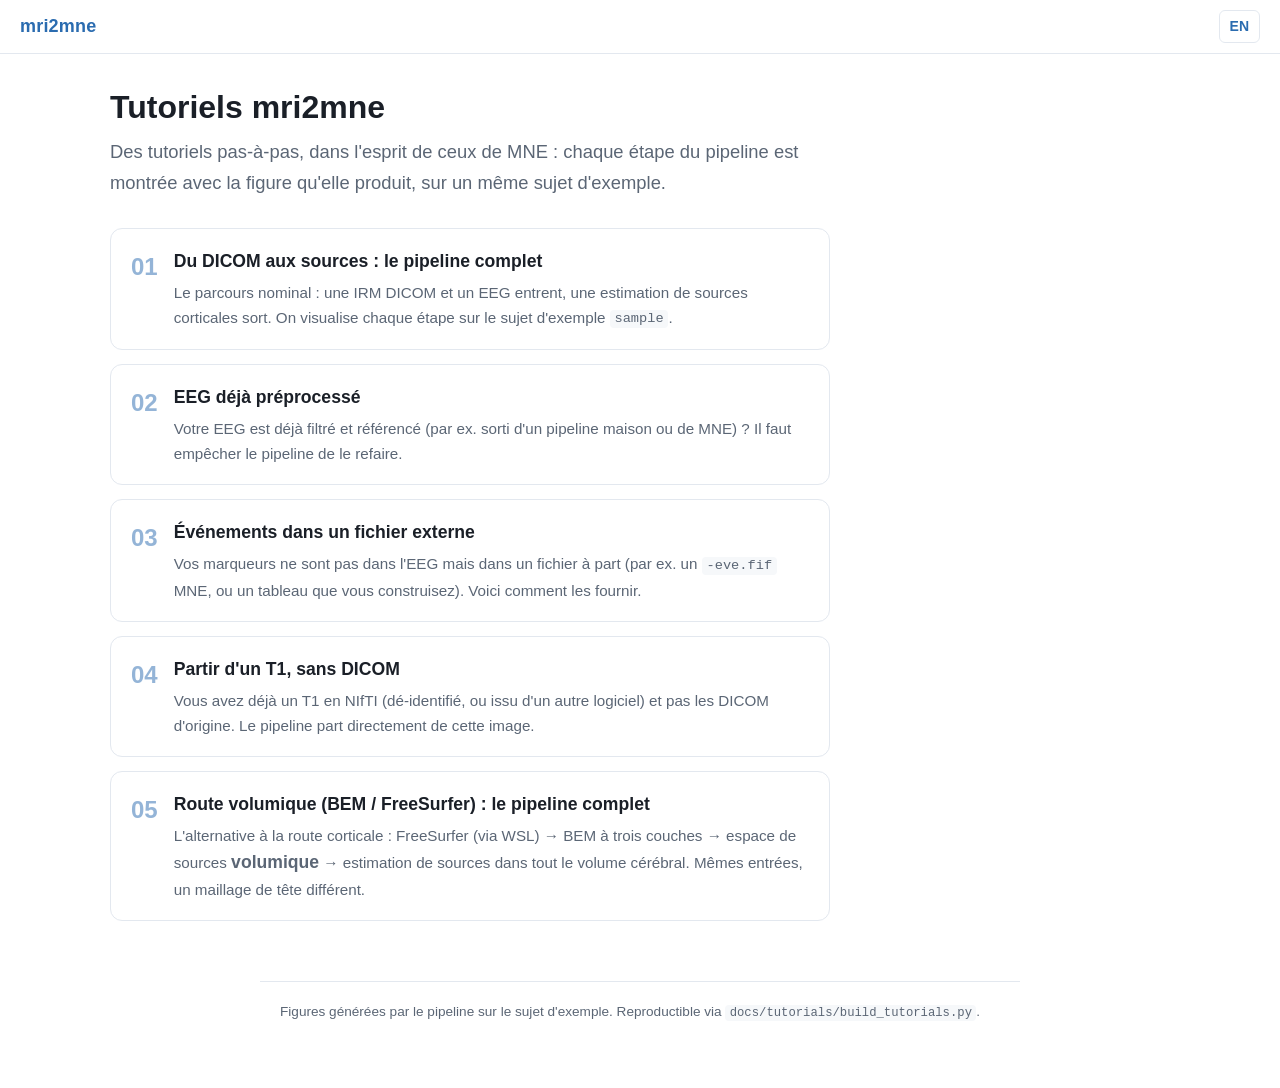
<file: docs/index.html>
<!doctype html>
<html lang="en">
<head>
<meta charset="utf-8">
<meta name="viewport" content="width=device-width, initial-scale=1">
<title>mri2mne — documentation</title>
<meta http-equiv="refresh" content="0; url=tutorials/index.html">
<link rel="canonical" href="tutorials/index.html">
<style>
  body{font-family:-apple-system,BlinkMacSystemFont,"Segoe UI",Roboto,sans-serif;
    display:grid;place-items:center;min-height:100vh;margin:0;color:#1a1f27}
  a{color:#2b6cb0}
</style>
</head>
<body>
<p>Redirecting to the <a href="tutorials/index.html">mri2mne tutorials</a>…</p>
</body>
</html>
</file>
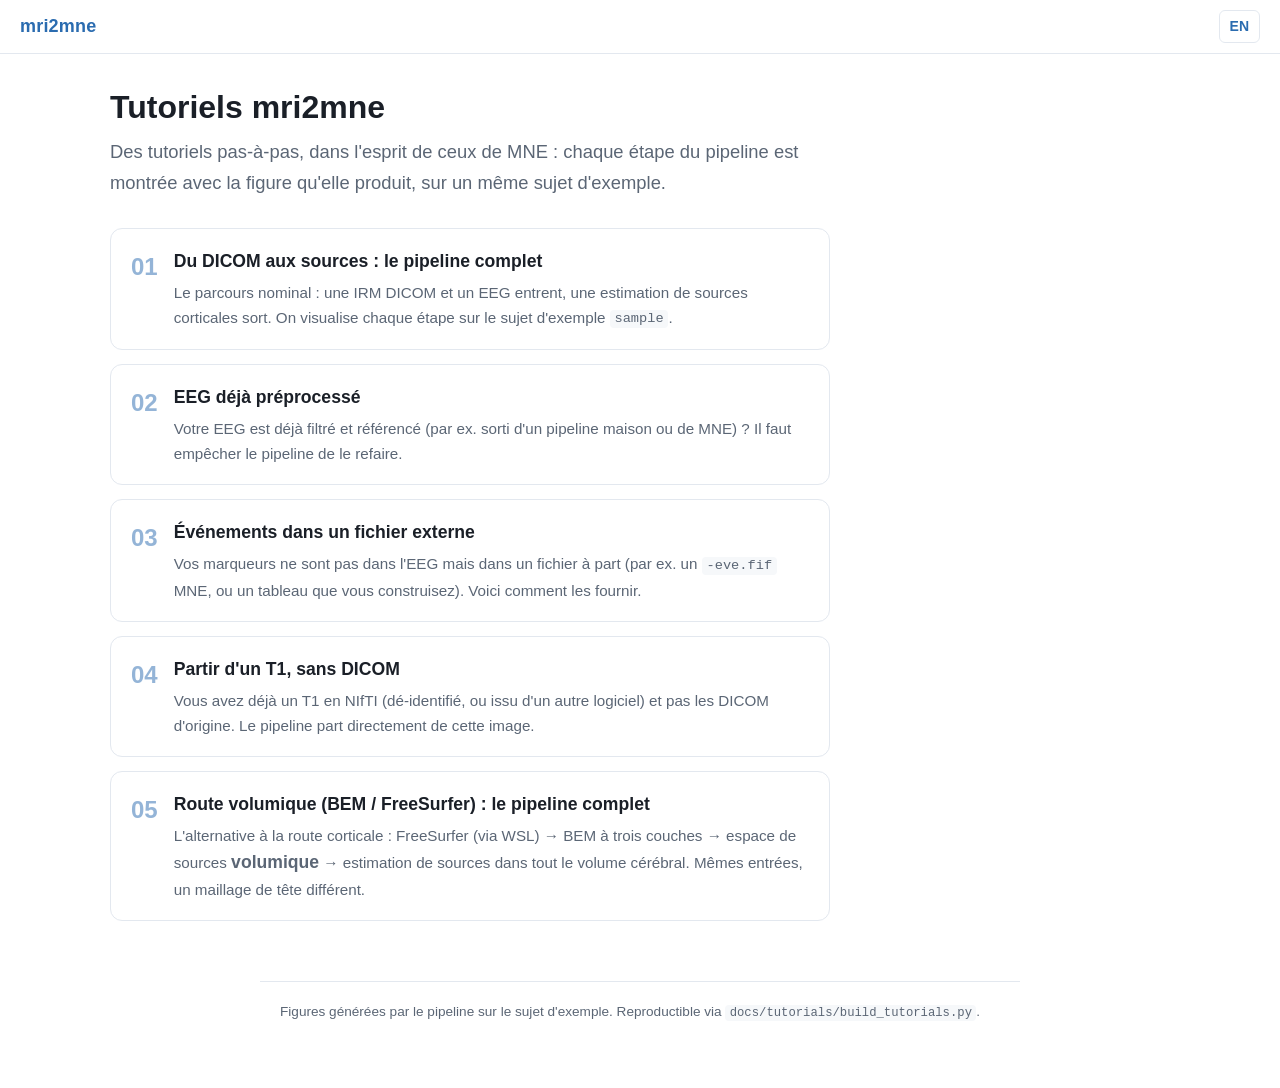
<file: docs/tutorials/index.html>
<!doctype html>
<html lang="fr">
<head>
<meta charset="utf-8">
<meta name="viewport" content="width=device-width, initial-scale=1">
<title>Tutoriels mri2mne — mri2mne</title>
<link rel="stylesheet" href="tutorials.css">
</head>
<body>
<header class="topbar">
  <a class="brand" href="index.html">mri2mne</a>
  <div class="spacer"></div>
  
  <a class="lang" href="index.en.html">EN</a>
</header>
<main>
  <h1>Tutoriels mri2mne</h1>
  
<article>
  <p class="lead">Des tutoriels pas-à-pas, dans l'esprit de ceux de MNE : chaque étape du pipeline est montrée avec la figure qu'elle produit, sur un même sujet d'exemple.</p>
  <div class="cards"><a class="card" href="01_end_to_end.html"><span class="num">01</span><span class="ct"><strong>Du DICOM aux sources : le pipeline complet</strong><span>Le parcours nominal : une IRM DICOM et un EEG entrent, une estimation de sources corticales sort. On visualise chaque étape sur le sujet d'exemple <code>sample</code>.</span></span></a><a class="card" href="02_preprocessed_eeg.html"><span class="num">02</span><span class="ct"><strong>EEG déjà préprocessé</strong><span>Votre EEG est déjà filtré et référencé (par ex. sorti d'un pipeline maison ou de MNE) ? Il faut empêcher le pipeline de le refaire.</span></span></a><a class="card" href="03_external_events.html"><span class="num">03</span><span class="ct"><strong>Événements dans un fichier externe</strong><span>Vos marqueurs ne sont pas dans l'EEG mais dans un fichier à part (par ex. un <code>-eve.fif</code> MNE, ou un tableau que vous construisez). Voici comment les fournir.</span></span></a><a class="card" href="04_t1_no_dicom.html"><span class="num">04</span><span class="ct"><strong>Partir d'un T1, sans DICOM</strong><span>Vous avez déjà un T1 en NIfTI (dé-identifié, ou issu d'un autre logiciel) et pas les DICOM d'origine. Le pipeline part directement de cette image.</span></span></a><a class="card" href="05_volumetric.html"><span class="num">05</span><span class="ct"><strong>Route volumique (BEM / FreeSurfer) : le pipeline complet</strong><span>L'alternative à la route corticale : FreeSurfer (via WSL) → BEM à trois couches → espace de sources <strong>volumique</strong> → estimation de sources dans tout le volume cérébral. Mêmes entrées, un maillage de tête différent.</span></span></a></div>
</article>
</main>
<footer>Figures générées par le pipeline sur le sujet d'exemple. Reproductible via <code>docs/tutorials/build_tutorials.py</code>.</footer>
</body>
</html>
</file>
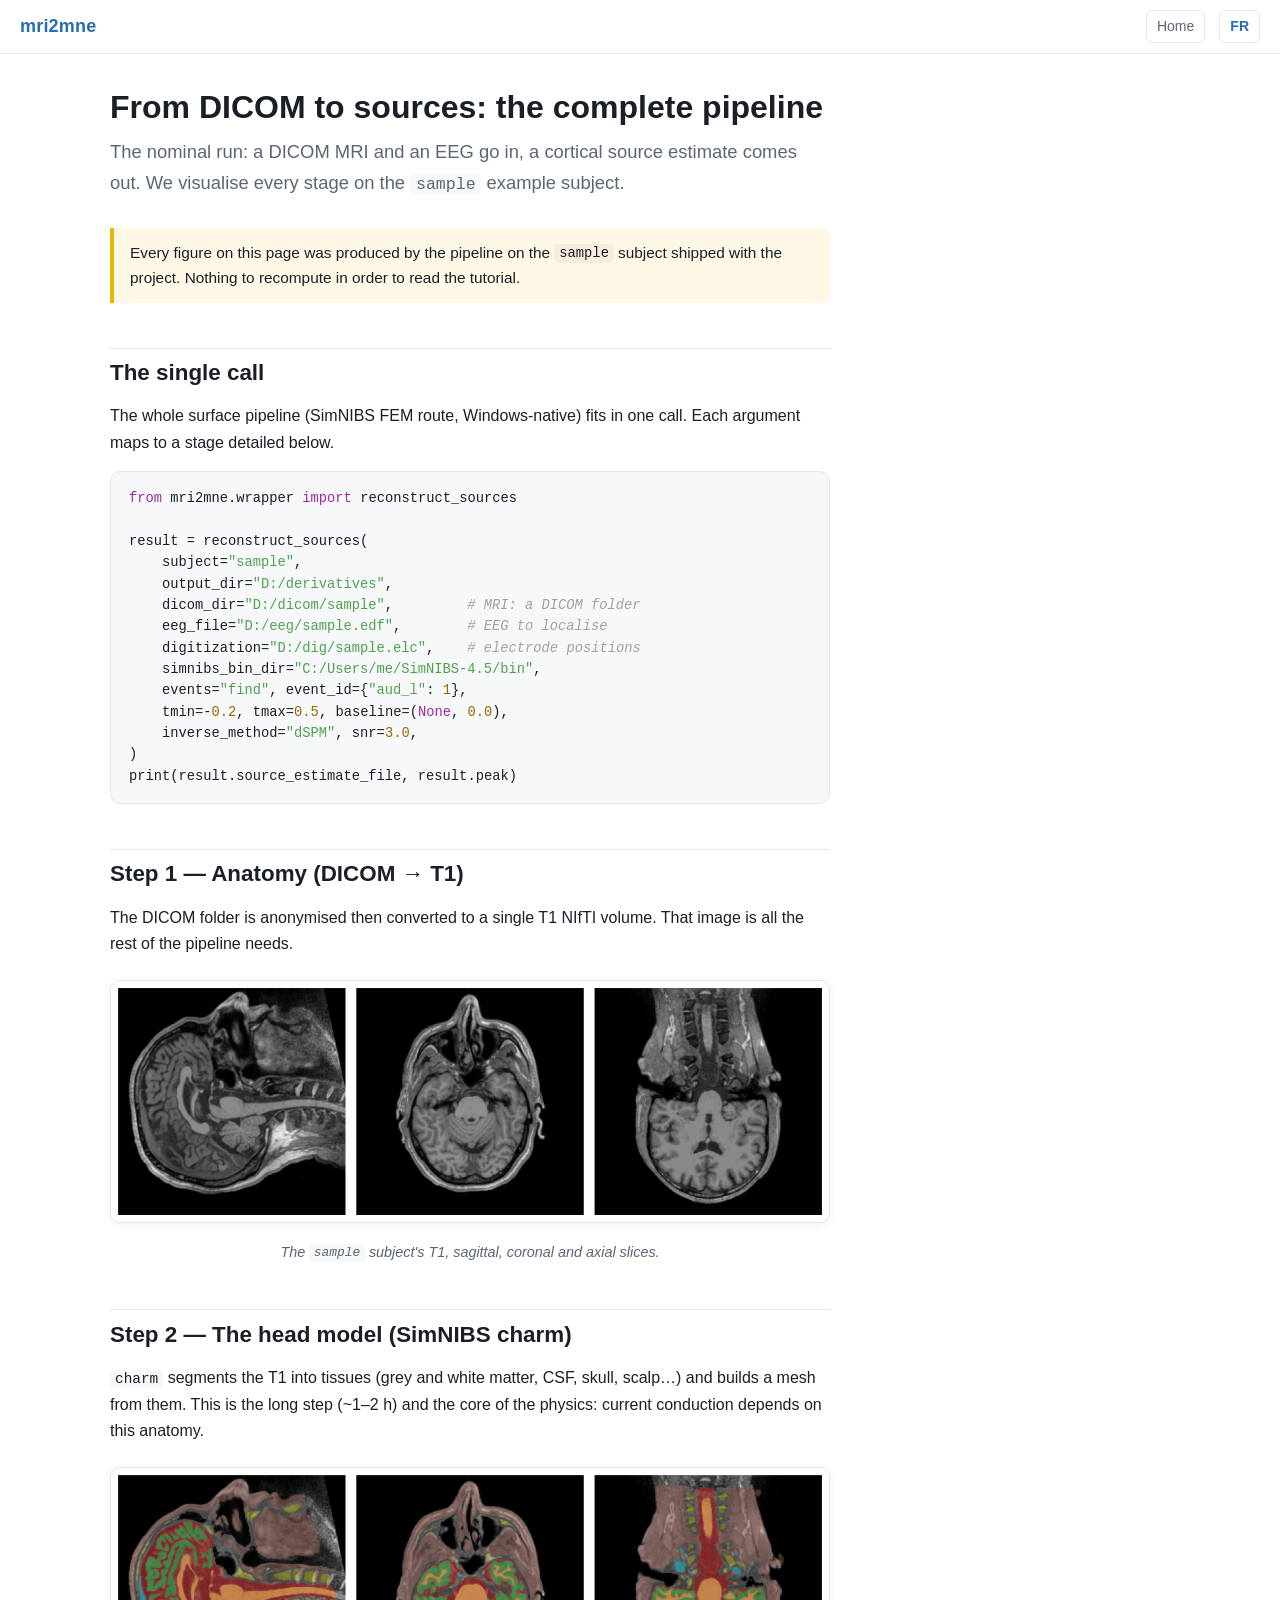
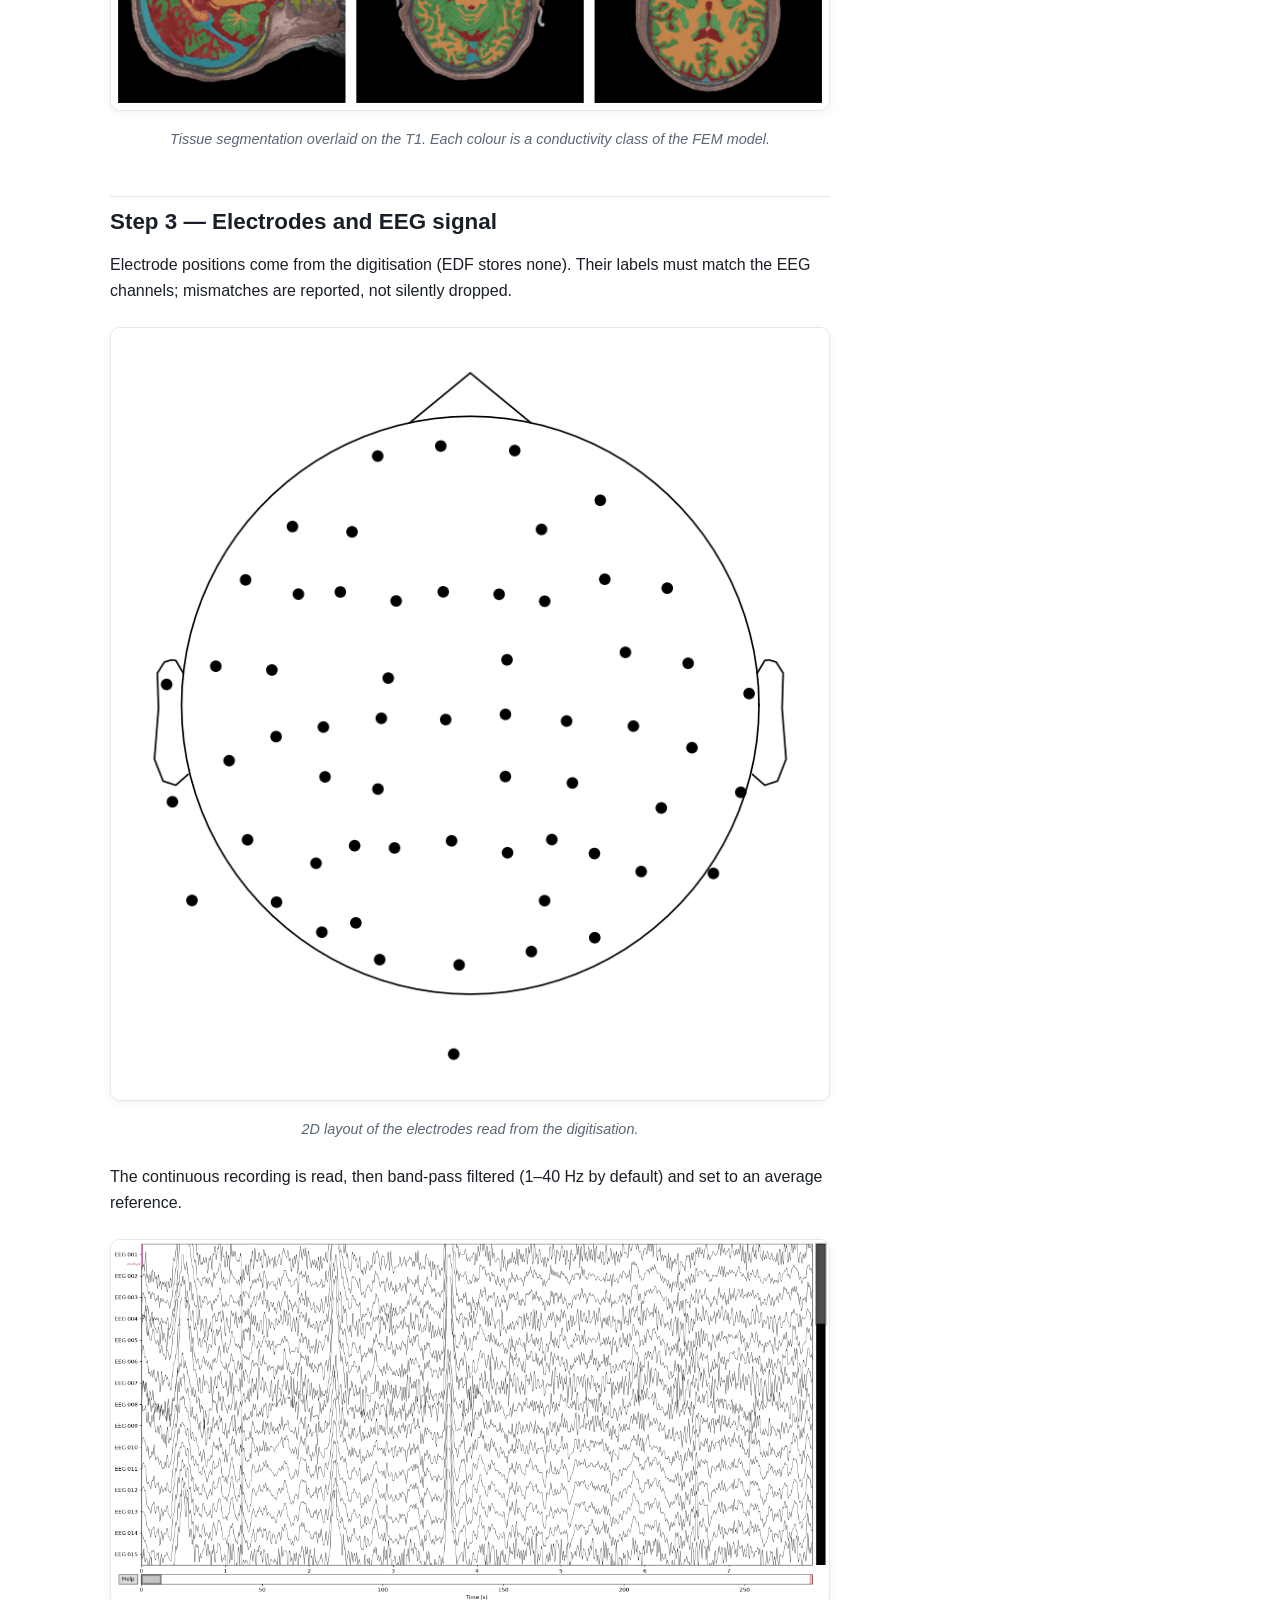
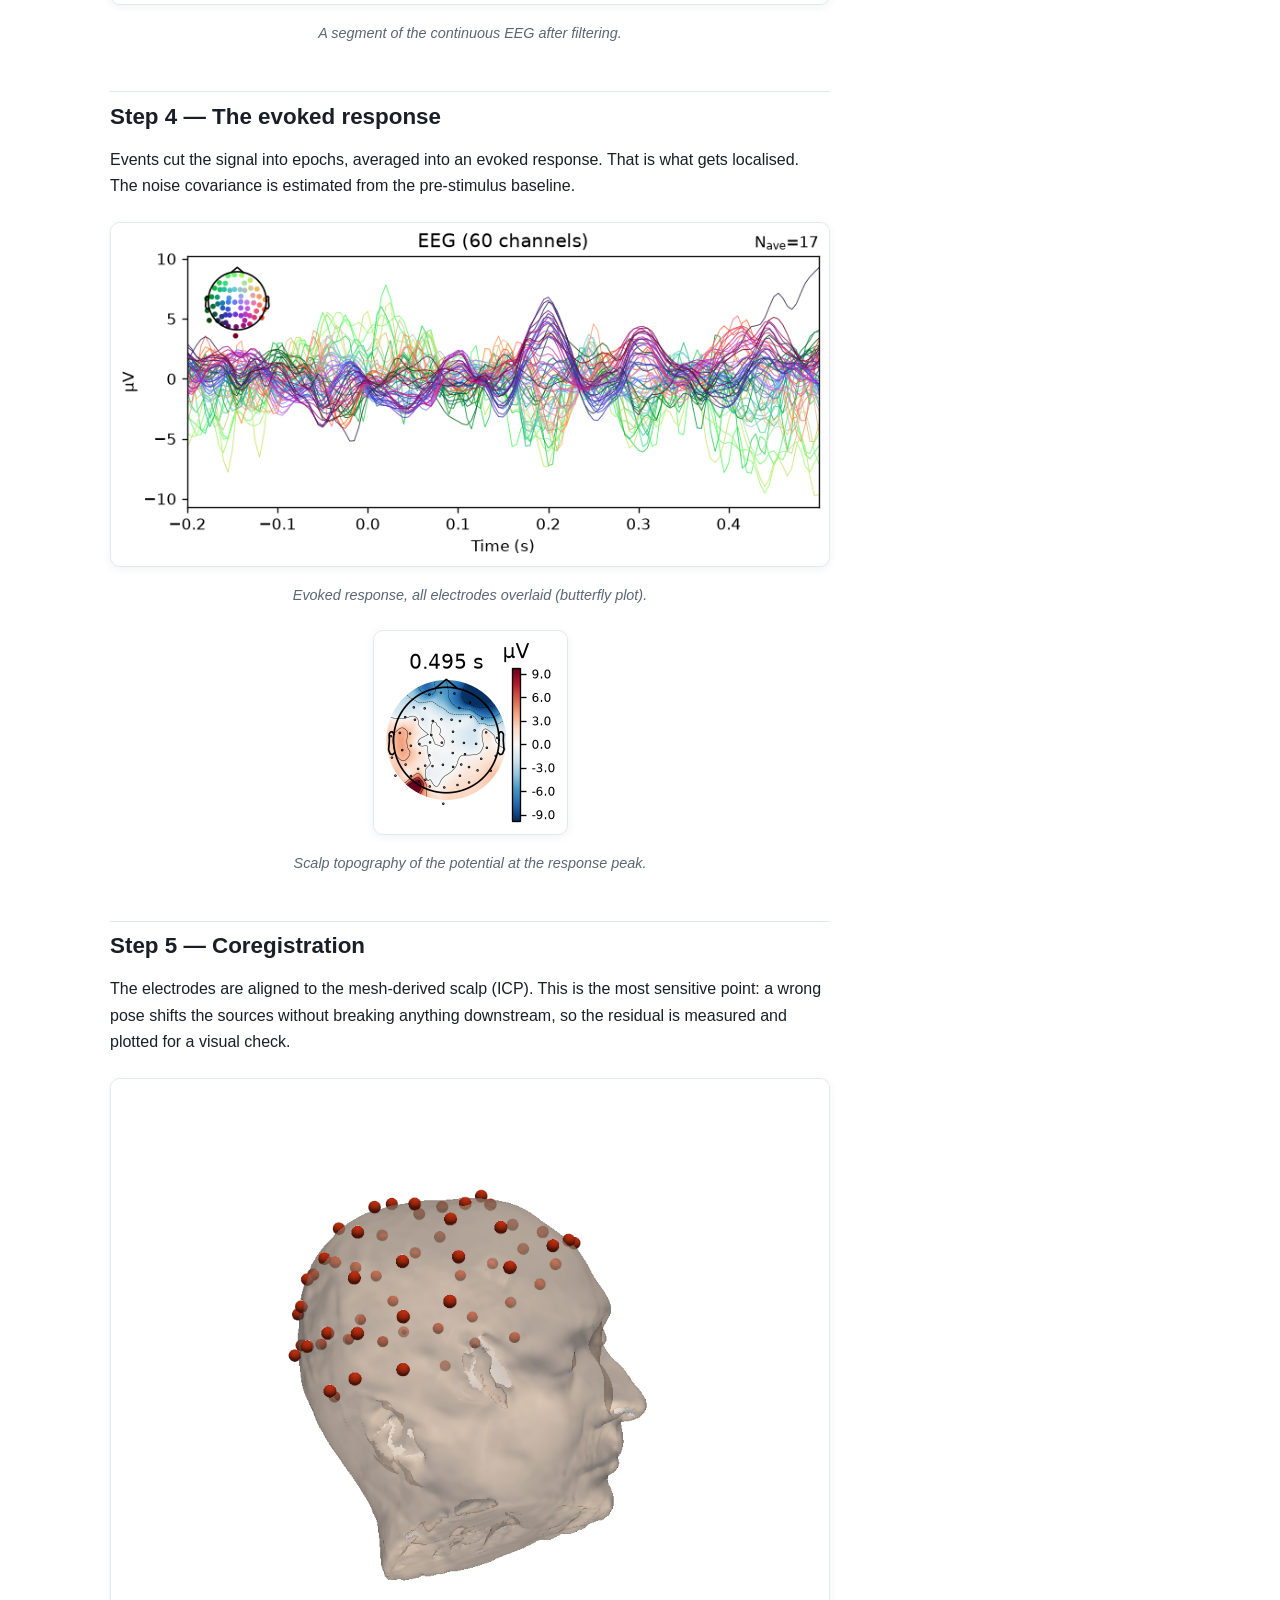
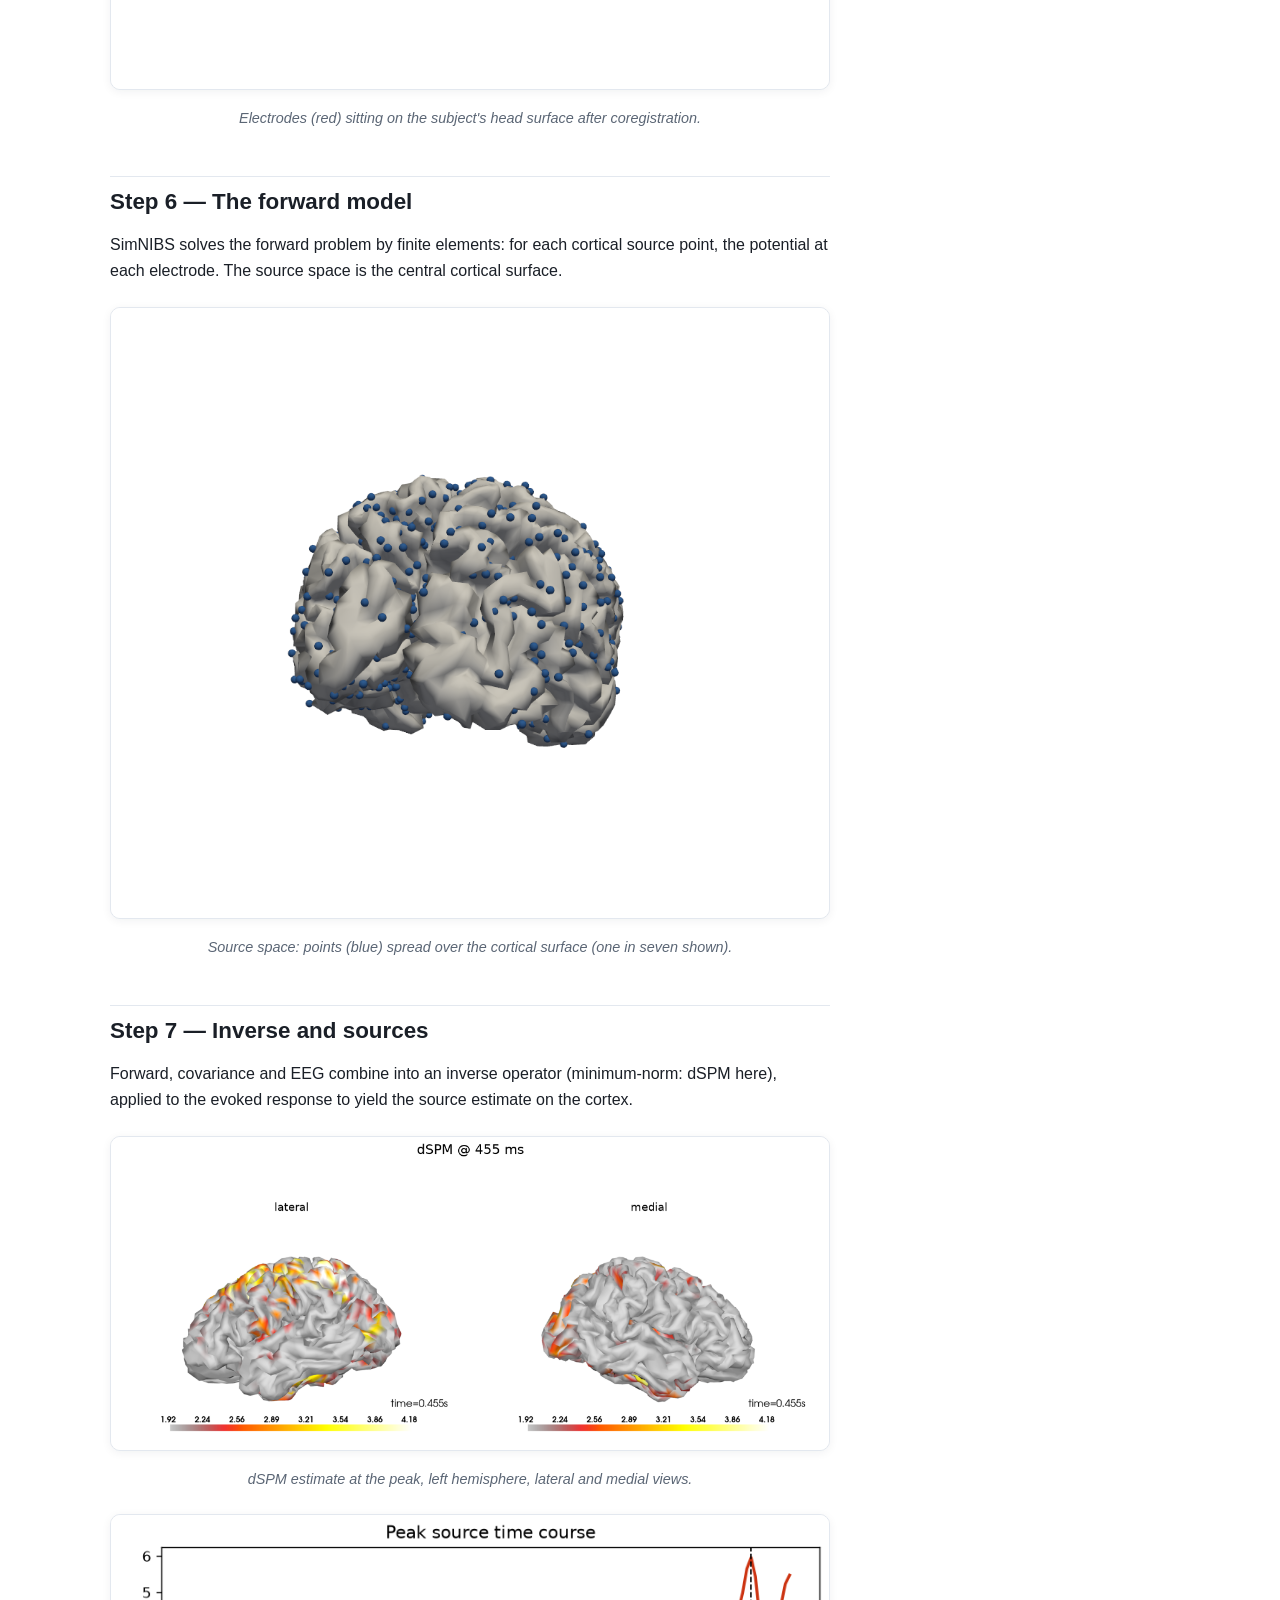
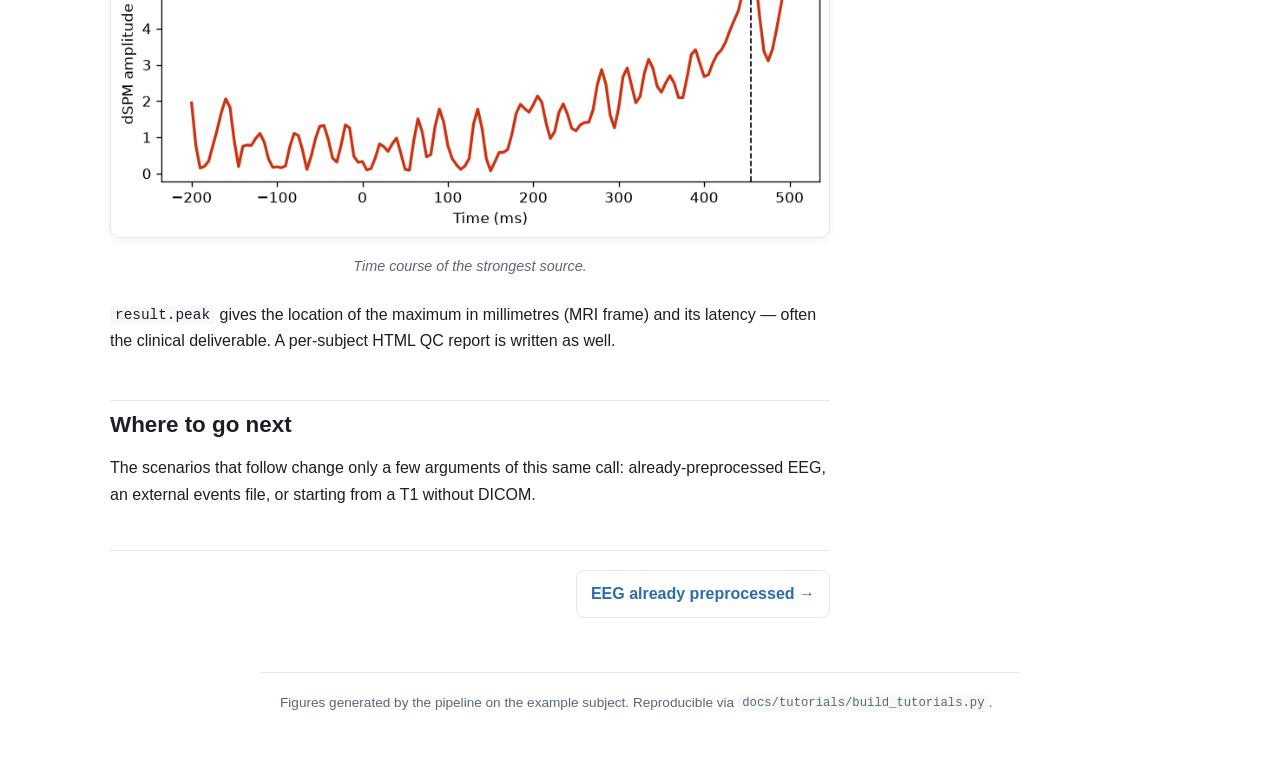
<file: docs/tutorials/01_end_to_end.en.html>
<!doctype html>
<html lang="en">
<head>
<meta charset="utf-8">
<meta name="viewport" content="width=device-width, initial-scale=1">
<title>From DICOM to sources: the complete pipeline — mri2mne</title>
<link rel="stylesheet" href="tutorials.css">
</head>
<body>
<header class="topbar">
  <a class="brand" href="index.en.html">mri2mne</a>
  <div class="spacer"></div>
  <a class="home" href="index.en.html">Home</a>
  <a class="lang" href="01_end_to_end.html">FR</a>
</header>
<main>
  <h1>From DICOM to sources: the complete pipeline</h1>
  
<article>
  <p class="lead">The nominal run: a DICOM MRI and an EEG go in, a cortical source estimate comes out. We visualise every stage on the <code>sample</code> example subject.</p>
  <aside class="note">Every figure on this page was produced by the pipeline on the <code>sample</code> subject shipped with the project. Nothing to recompute in order to read the tutorial.</aside>
<h2 id="the-single-call">The single call</h2>
<p>The whole surface pipeline (SimNIBS FEM route, Windows-native) fits in one call. Each argument maps to a stage detailed below.</p>
<pre class="code"><code><span class="kw">from</span> <span class="nm">mri2mne</span>.<span class="nm">wrapper</span> <span class="kw">import</span> <span class="nm">reconstruct_sources</span>

<span class="nm">result</span> = <span class="nm">reconstruct_sources</span>(
    <span class="nm">subject</span>=<span class="st">&quot;sample&quot;</span>,
    <span class="nm">output_dir</span>=<span class="st">&quot;D:/derivatives&quot;</span>,
    <span class="nm">dicom_dir</span>=<span class="st">&quot;D:/dicom/sample&quot;</span>,         <span class="cm"># MRI: a DICOM folder</span>
    <span class="nm">eeg_file</span>=<span class="st">&quot;D:/eeg/sample.edf&quot;</span>,        <span class="cm"># EEG to localise</span>
    <span class="nm">digitization</span>=<span class="st">&quot;D:/dig/sample.elc&quot;</span>,    <span class="cm"># electrode positions</span>
    <span class="nm">simnibs_bin_dir</span>=<span class="st">&quot;C:/Users/me/SimNIBS-4.5/bin&quot;</span>,
    <span class="nm">events</span>=<span class="st">&quot;find&quot;</span>, <span class="nm">event_id</span>={<span class="st">&quot;aud_l&quot;</span>: <span class="nu">1</span>},
    <span class="nm">tmin</span>=-<span class="nu">0.2</span>, <span class="nm">tmax</span>=<span class="nu">0.5</span>, <span class="nm">baseline</span>=(<span class="kw">None</span>, <span class="nu">0.0</span>),
    <span class="nm">inverse_method</span>=<span class="st">&quot;dSPM&quot;</span>, <span class="nm">snr</span>=<span class="nu">3.0</span>,
)
<span class="nm">print</span>(<span class="nm">result</span>.<span class="nm">source_estimate_file</span>, <span class="nm">result</span>.<span class="nm">peak</span>)</code></pre>
<h2 id="step-1-anatomy-dicom-t1">Step 1 — Anatomy (DICOM → T1)</h2>
<p>The DICOM folder is anonymised then converted to a single T1 NIfTI volume. That image is all the rest of the pipeline needs.</p>
<figure><img src="assets/t1_ortho.png" alt="The &lt;code&gt;sample&lt;/code&gt; subject&#x27;s T1, sagittal, coronal and axial slices." loading="lazy"><figcaption>The <code>sample</code> subject's T1, sagittal, coronal and axial slices.</figcaption></figure>
<h2 id="step-2-the-head-model-simnibs-charm">Step 2 — The head model (SimNIBS charm)</h2>
<p><code>charm</code> segments the T1 into tissues (grey and white matter, CSF, skull, scalp…) and builds a mesh from them. This is the long step (~1–2 h) and the core of the physics: current conduction depends on this anatomy.</p>
<figure><img src="assets/tissues.png" alt="Tissue segmentation overlaid on the T1. Each colour is a conductivity class of the FEM model." loading="lazy"><figcaption>Tissue segmentation overlaid on the T1. Each colour is a conductivity class of the FEM model.</figcaption></figure>
<h2 id="step-3-electrodes-and-eeg-signal">Step 3 — Electrodes and EEG signal</h2>
<p>Electrode positions come from the digitisation (EDF stores none). Their labels must match the EEG channels; mismatches are reported, not silently dropped.</p>
<figure><img src="assets/montage2d.png" alt="2D layout of the electrodes read from the digitisation." loading="lazy"><figcaption>2D layout of the electrodes read from the digitisation.</figcaption></figure>
<p>The continuous recording is read, then band-pass filtered (1–40 Hz by default) and set to an average reference.</p>
<figure><img src="assets/raw_eeg.png" alt="A segment of the continuous EEG after filtering." loading="lazy"><figcaption>A segment of the continuous EEG after filtering.</figcaption></figure>
<h2 id="step-4-the-evoked-response">Step 4 — The evoked response</h2>
<p>Events cut the signal into epochs, averaged into an evoked response. That is what gets localised. The noise covariance is estimated from the pre-stimulus baseline.</p>
<figure><img src="assets/evoked_butterfly.png" alt="Evoked response, all electrodes overlaid (butterfly plot)." loading="lazy"><figcaption>Evoked response, all electrodes overlaid (butterfly plot).</figcaption></figure>
<figure><img src="assets/evoked_topomap.png" alt="Scalp topography of the potential at the response peak." loading="lazy"><figcaption>Scalp topography of the potential at the response peak.</figcaption></figure>
<h2 id="step-5-coregistration">Step 5 — Coregistration</h2>
<p>The electrodes are aligned to the mesh-derived scalp (ICP). This is the most sensitive point: a wrong pose shifts the sources without breaking anything downstream, so the residual is measured and plotted for a visual check.</p>
<figure><img src="assets/coreg3d.png" alt="Electrodes (red) sitting on the subject&#x27;s head surface after coregistration." loading="lazy"><figcaption>Electrodes (red) sitting on the subject's head surface after coregistration.</figcaption></figure>
<h2 id="step-6-the-forward-model">Step 6 — The forward model</h2>
<p>SimNIBS solves the forward problem by finite elements: for each cortical source point, the potential at each electrode. The source space is the central cortical surface.</p>
<figure><img src="assets/source_space.png" alt="Source space: points (blue) spread over the cortical surface (one in seven shown)." loading="lazy"><figcaption>Source space: points (blue) spread over the cortical surface (one in seven shown).</figcaption></figure>
<h2 id="step-7-inverse-and-sources">Step 7 — Inverse and sources</h2>
<p>Forward, covariance and EEG combine into an inverse operator (minimum-norm: dSPM here), applied to the evoked response to yield the source estimate on the cortex.</p>
<figure><img src="assets/sources_brain.png" alt="dSPM estimate at the peak, left hemisphere, lateral and medial views." loading="lazy"><figcaption>dSPM estimate at the peak, left hemisphere, lateral and medial views.</figcaption></figure>
<figure><img src="assets/source_timecourse.png" alt="Time course of the strongest source." loading="lazy"><figcaption>Time course of the strongest source.</figcaption></figure>
<p><code>result.peak</code> gives the location of the maximum in millimetres (MRI frame) and its latency — often the clinical deliverable. A per-subject HTML QC report is written as well.</p>
<h2 id="where-to-go-next">Where to go next</h2>
<p>The scenarios that follow change only a few arguments of this same call: already-preprocessed EEG, an external events file, or starting from a T1 without DICOM.</p>
  <nav class="pager"><span></span><a class="pn next" href="02_preprocessed_eeg.en.html">EEG already preprocessed →</a></nav>
</article>
<aside class="toc">
  <div class="toc-title">On this page</div>
  <ul><li><a href="#the-single-call">The single call</a></li><li><a href="#step-1-anatomy-dicom-t1">Step 1 — Anatomy (DICOM → T1)</a></li><li><a href="#step-2-the-head-model-simnibs-charm">Step 2 — The head model (SimNIBS charm)</a></li><li><a href="#step-3-electrodes-and-eeg-signal">Step 3 — Electrodes and EEG signal</a></li><li><a href="#step-4-the-evoked-response">Step 4 — The evoked response</a></li><li><a href="#step-5-coregistration">Step 5 — Coregistration</a></li><li><a href="#step-6-the-forward-model">Step 6 — The forward model</a></li><li><a href="#step-7-inverse-and-sources">Step 7 — Inverse and sources</a></li><li><a href="#where-to-go-next">Where to go next</a></li></ul>
</aside>
</main>
<footer>Figures generated by the pipeline on the example subject. Reproducible via <code>docs/tutorials/build_tutorials.py</code>.</footer>
</body>
</html>
</file>
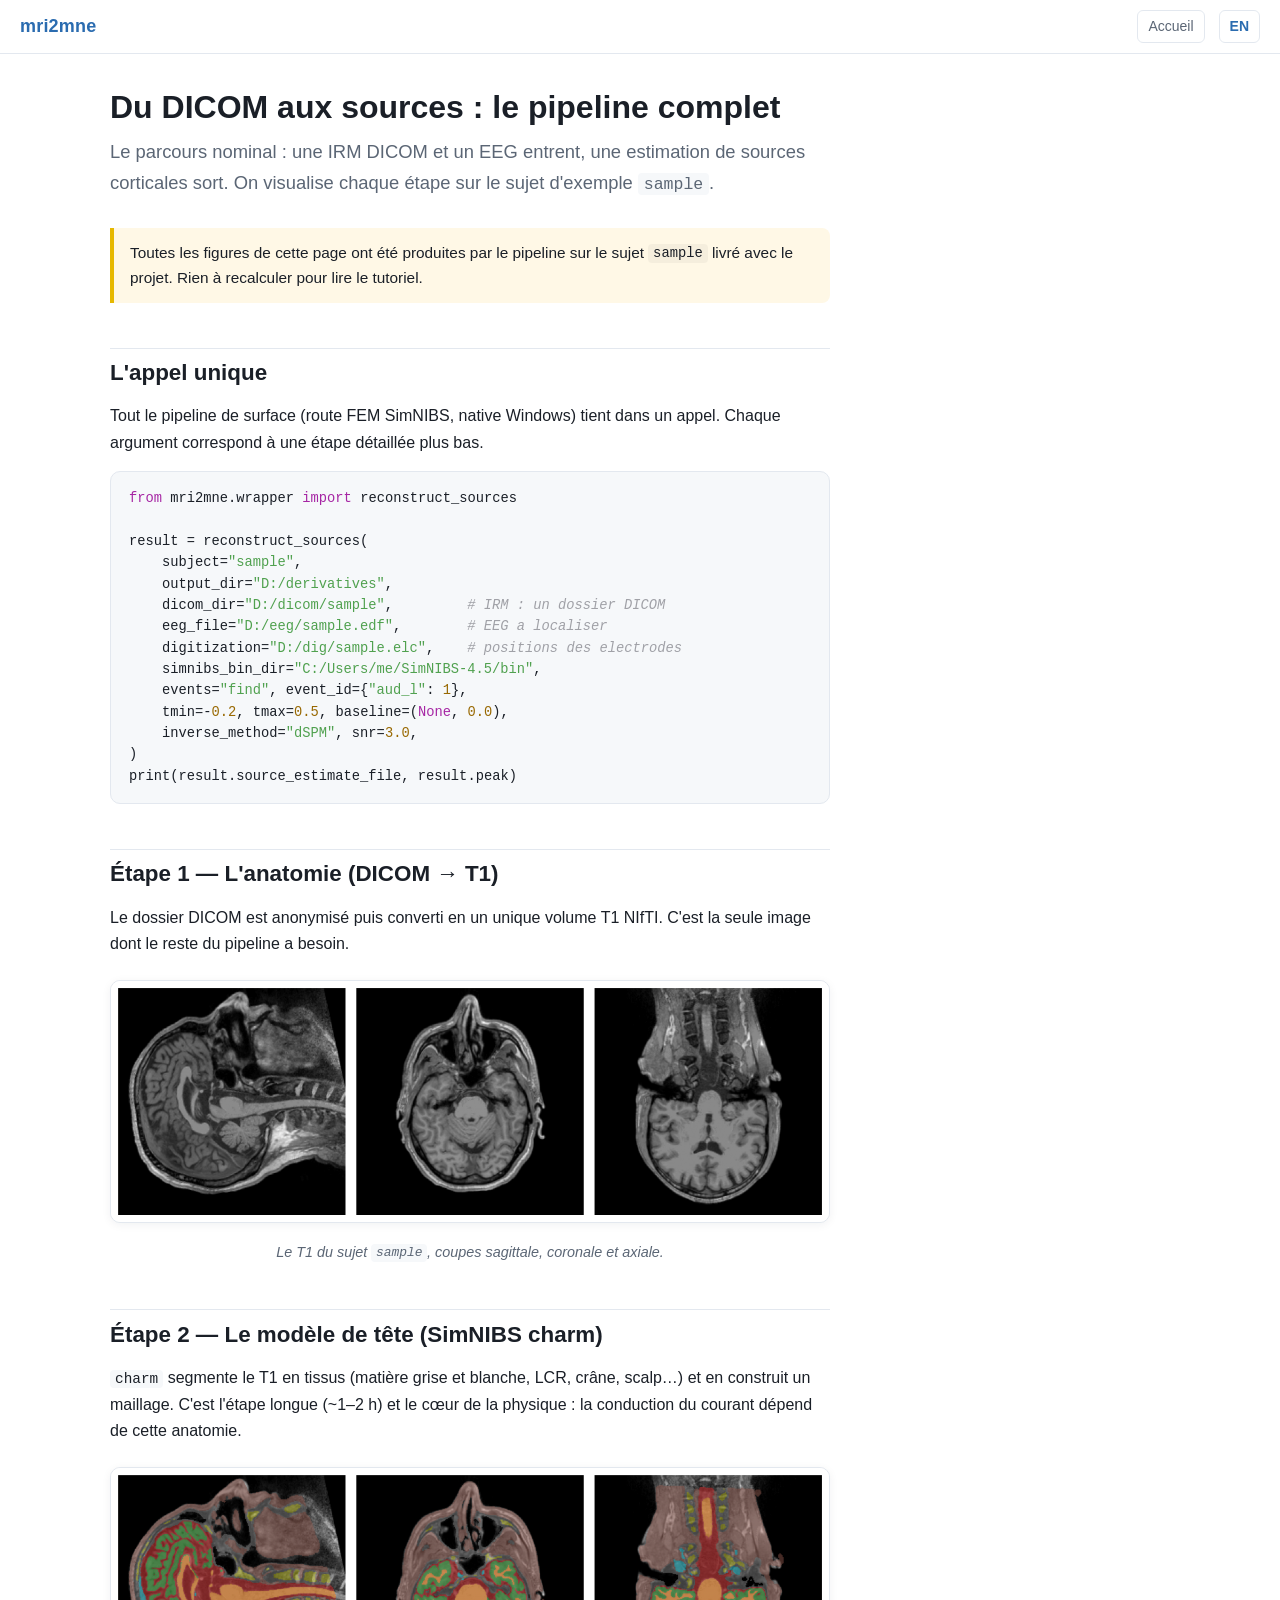
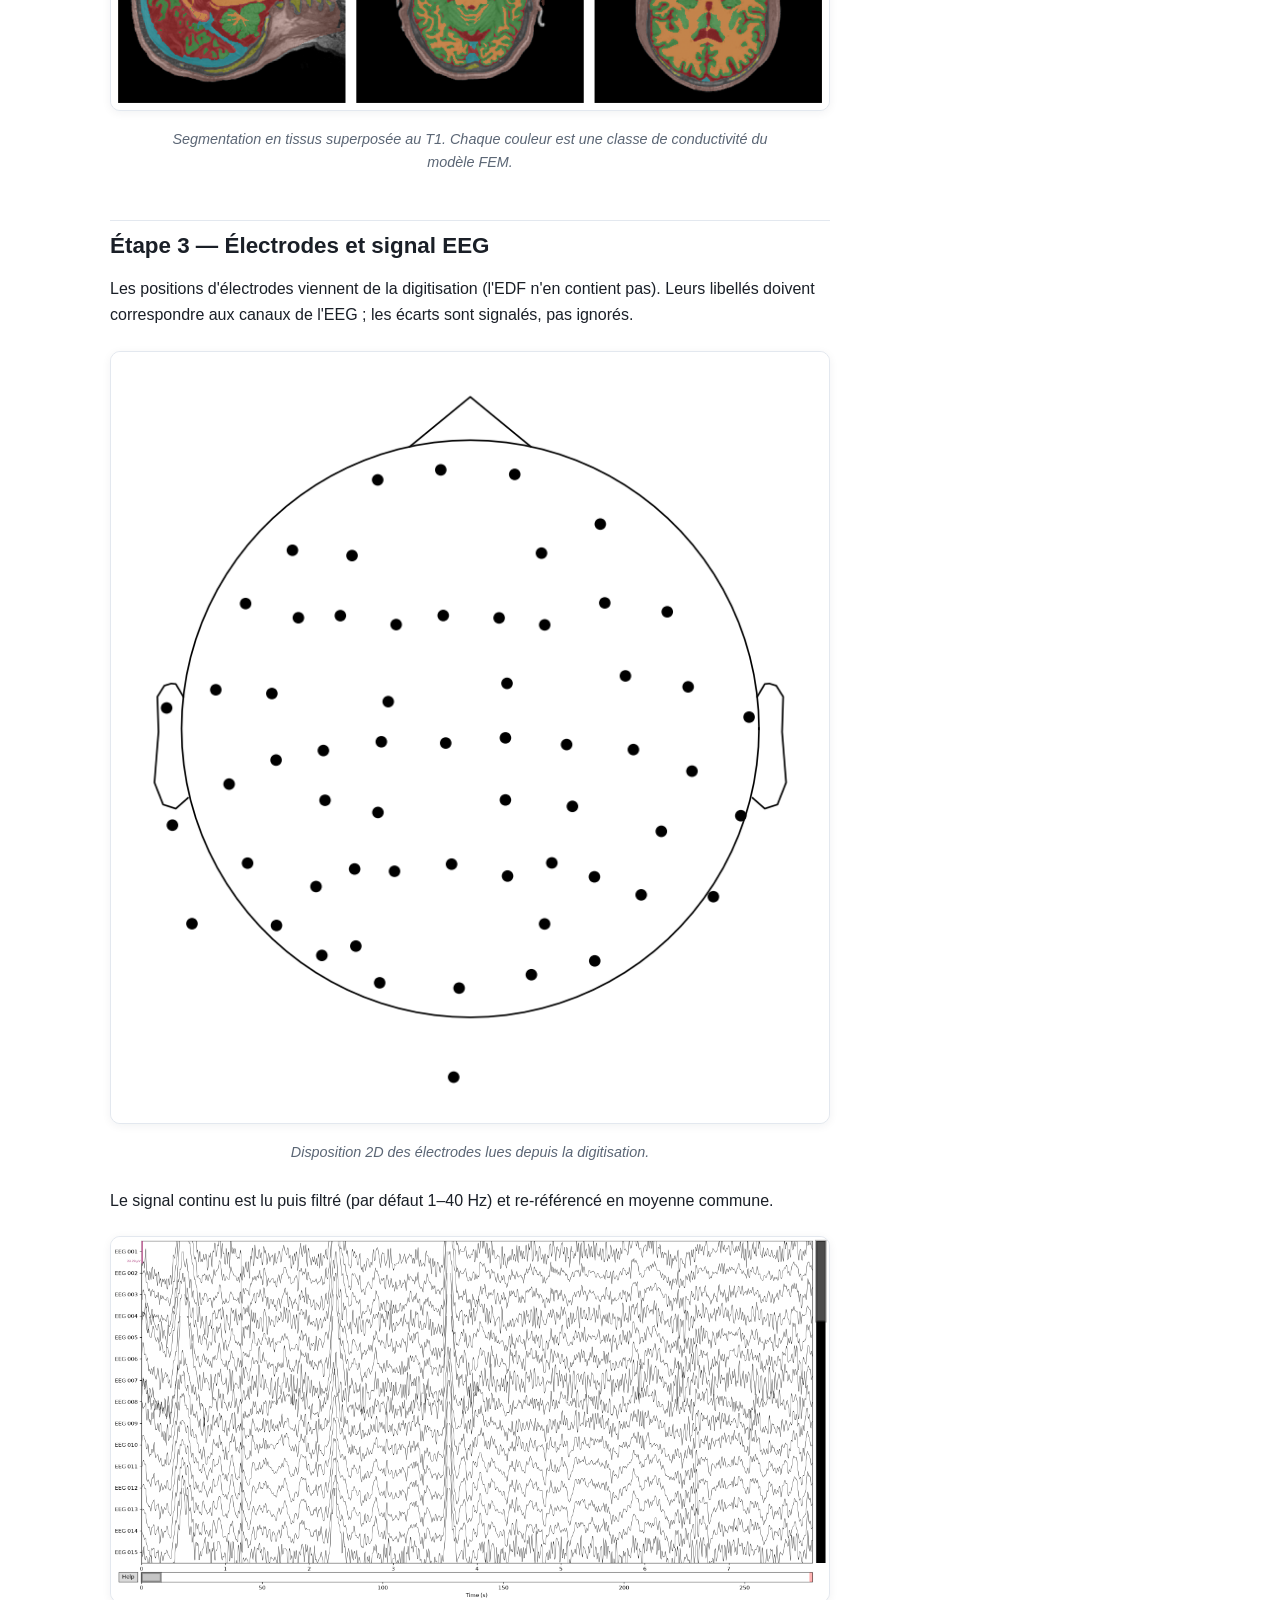
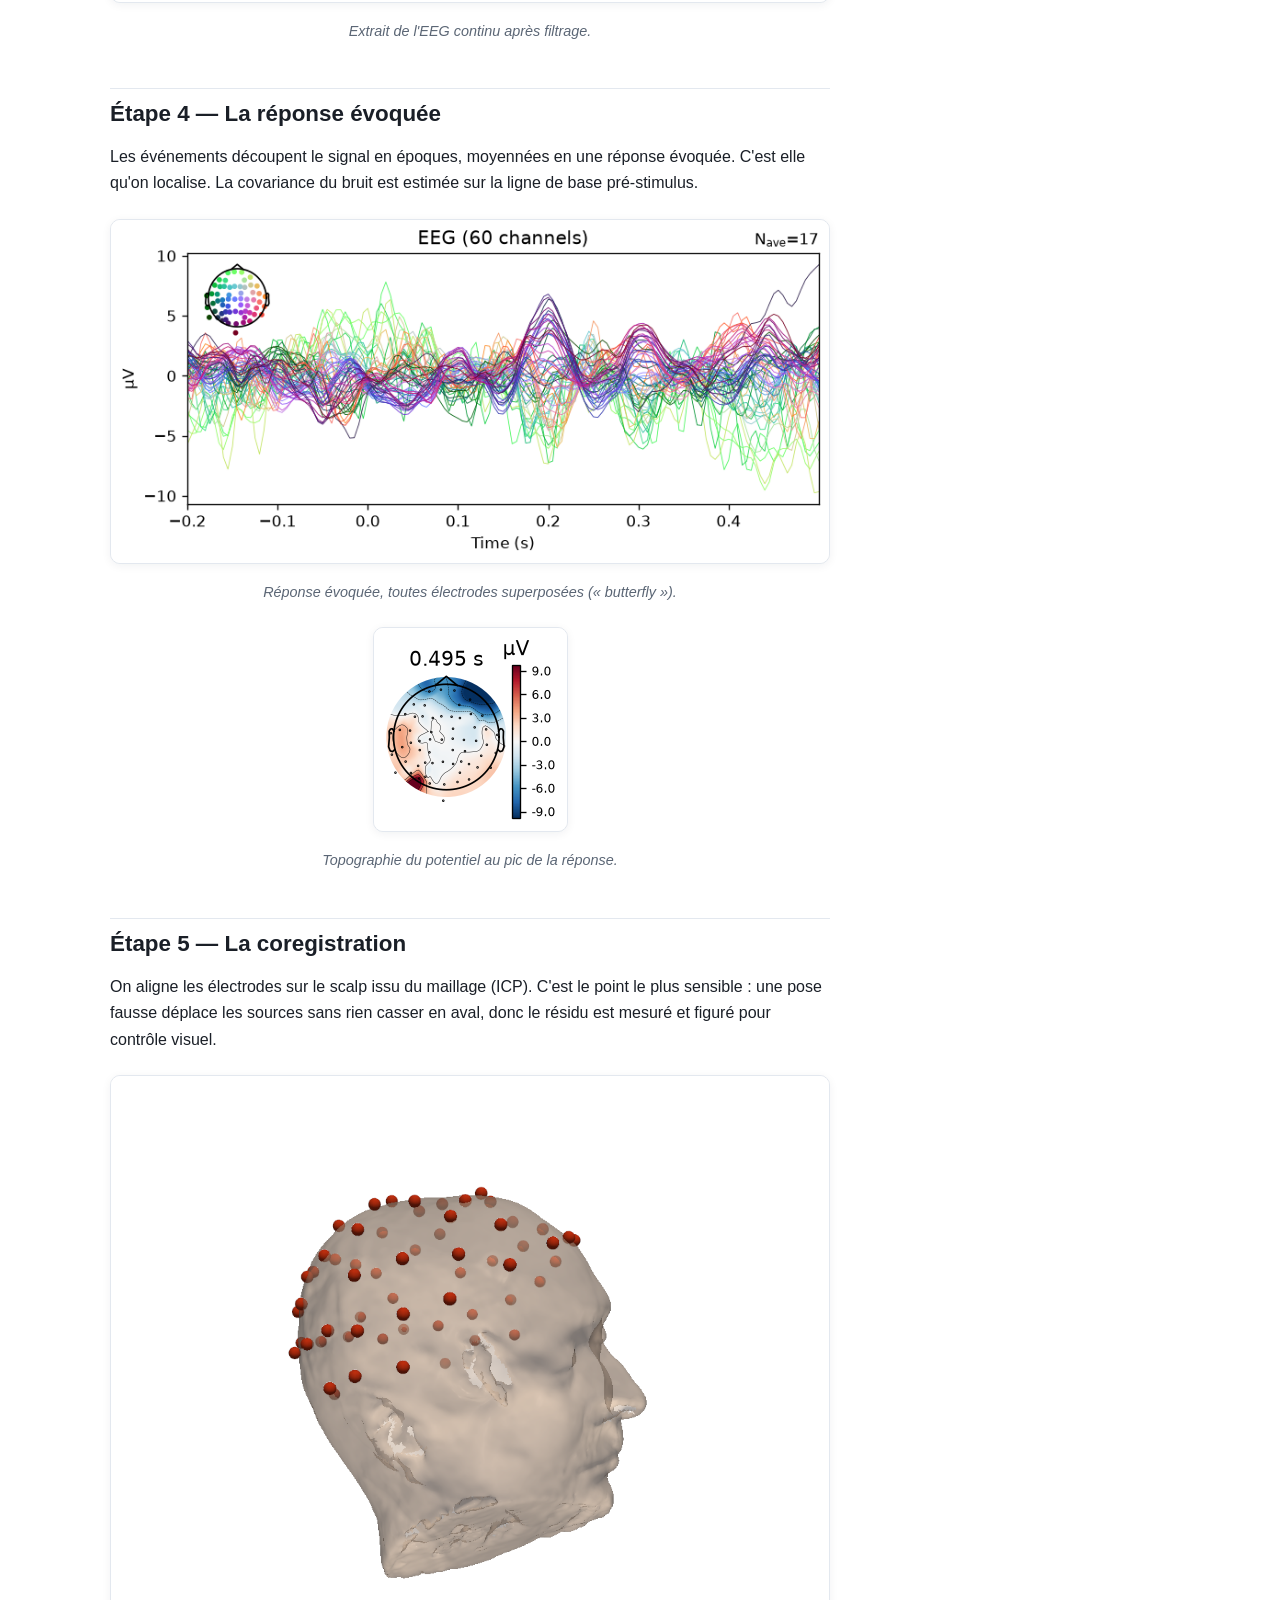
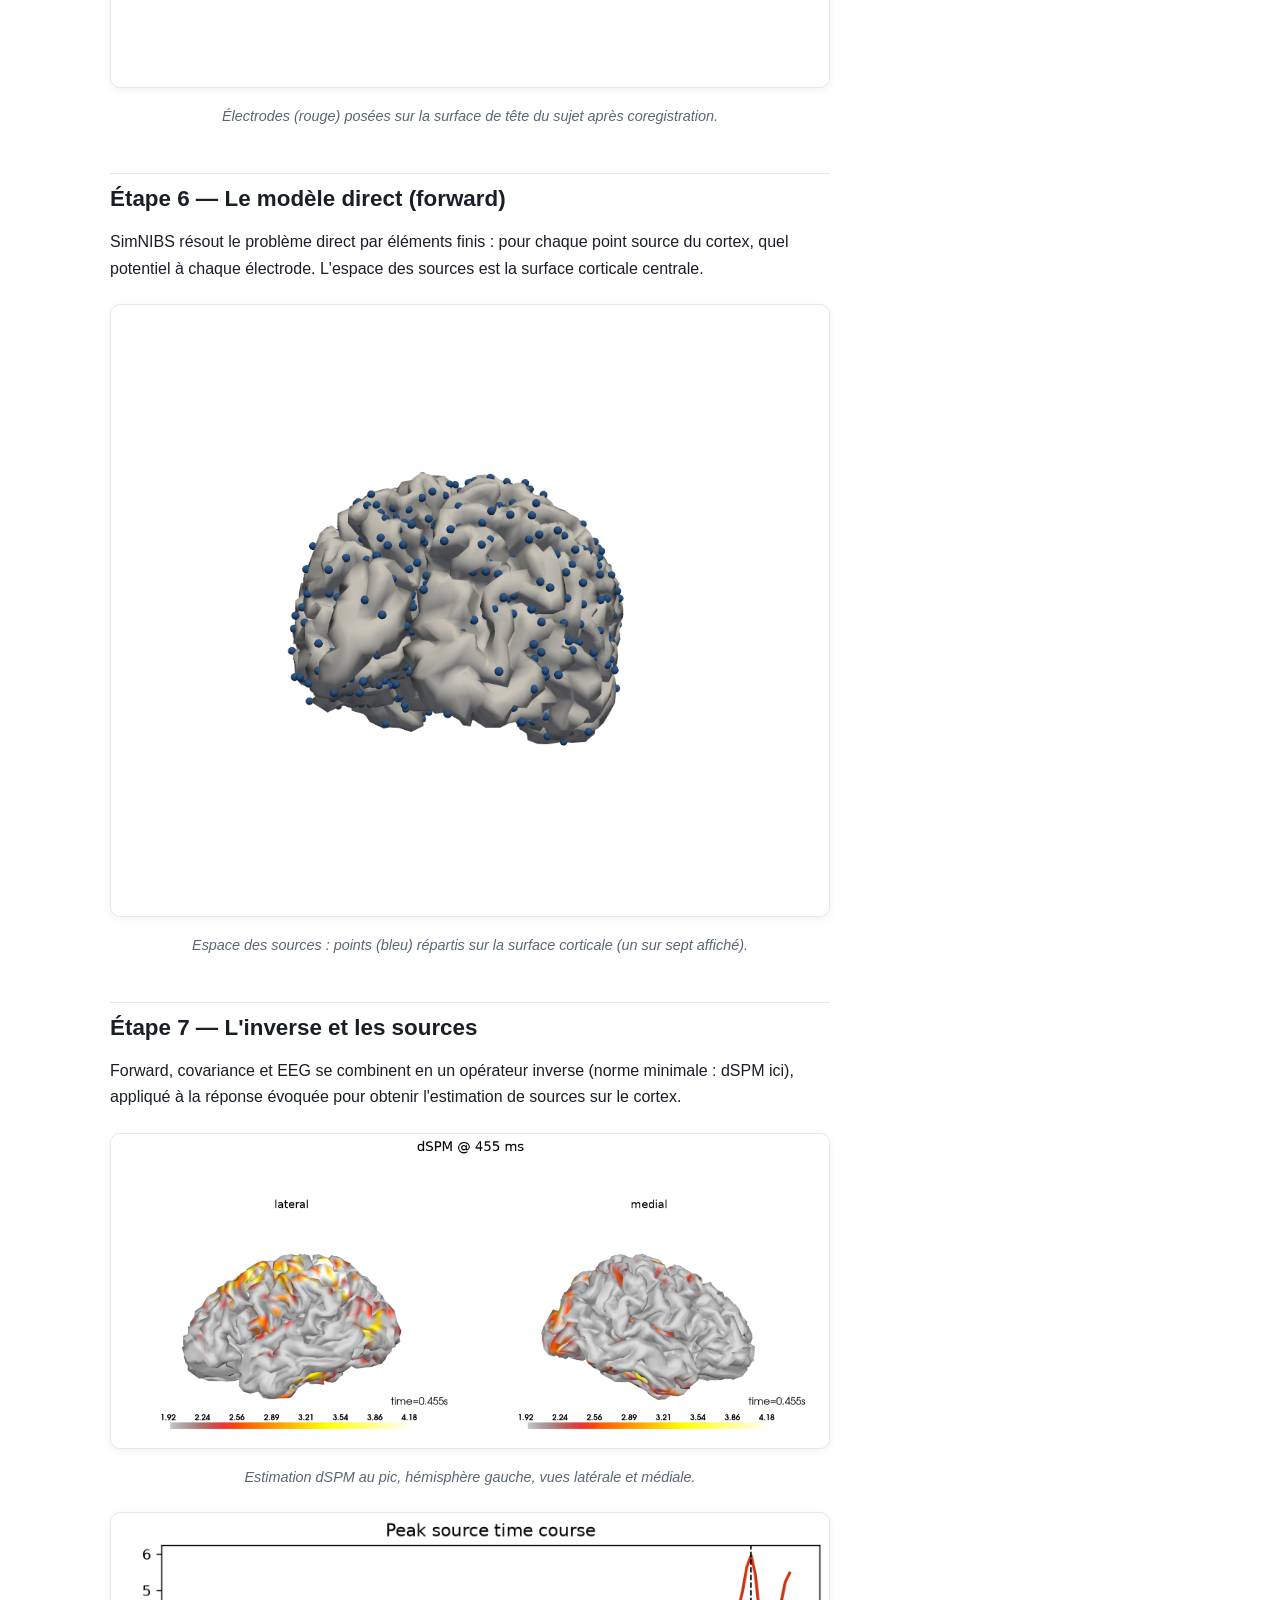
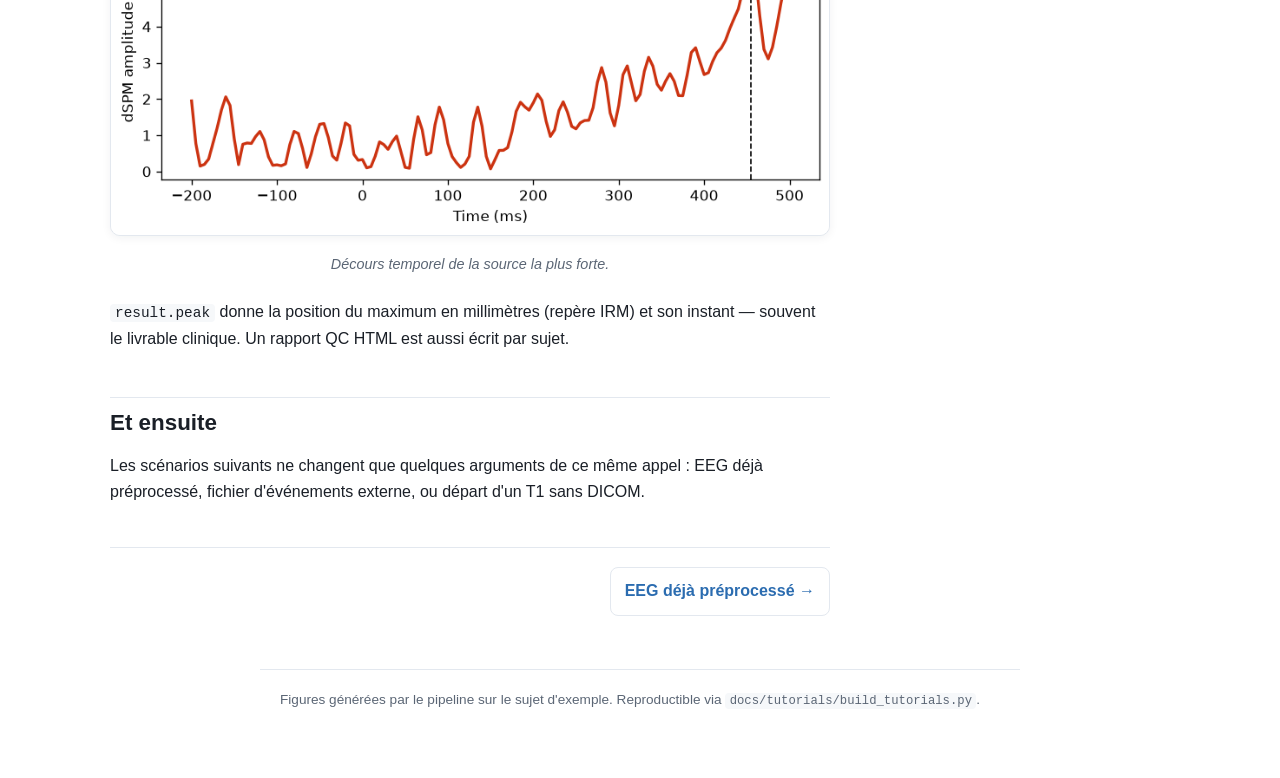
<file: docs/tutorials/01_end_to_end.html>
<!doctype html>
<html lang="fr">
<head>
<meta charset="utf-8">
<meta name="viewport" content="width=device-width, initial-scale=1">
<title>Du DICOM aux sources : le pipeline complet — mri2mne</title>
<link rel="stylesheet" href="tutorials.css">
</head>
<body>
<header class="topbar">
  <a class="brand" href="index.html">mri2mne</a>
  <div class="spacer"></div>
  <a class="home" href="index.html">Accueil</a>
  <a class="lang" href="01_end_to_end.en.html">EN</a>
</header>
<main>
  <h1>Du DICOM aux sources : le pipeline complet</h1>
  
<article>
  <p class="lead">Le parcours nominal : une IRM DICOM et un EEG entrent, une estimation de sources corticales sort. On visualise chaque étape sur le sujet d'exemple <code>sample</code>.</p>
  <aside class="note">Toutes les figures de cette page ont été produites par le pipeline sur le sujet <code>sample</code> livré avec le projet. Rien à recalculer pour lire le tutoriel.</aside>
<h2 id="lappel-unique">L'appel unique</h2>
<p>Tout le pipeline de surface (route FEM SimNIBS, native Windows) tient dans un appel. Chaque argument correspond à une étape détaillée plus bas.</p>
<pre class="code"><code><span class="kw">from</span> <span class="nm">mri2mne</span>.<span class="nm">wrapper</span> <span class="kw">import</span> <span class="nm">reconstruct_sources</span>

<span class="nm">result</span> = <span class="nm">reconstruct_sources</span>(
    <span class="nm">subject</span>=<span class="st">&quot;sample&quot;</span>,
    <span class="nm">output_dir</span>=<span class="st">&quot;D:/derivatives&quot;</span>,
    <span class="nm">dicom_dir</span>=<span class="st">&quot;D:/dicom/sample&quot;</span>,         <span class="cm"># IRM : un dossier DICOM</span>
    <span class="nm">eeg_file</span>=<span class="st">&quot;D:/eeg/sample.edf&quot;</span>,        <span class="cm"># EEG a localiser</span>
    <span class="nm">digitization</span>=<span class="st">&quot;D:/dig/sample.elc&quot;</span>,    <span class="cm"># positions des electrodes</span>
    <span class="nm">simnibs_bin_dir</span>=<span class="st">&quot;C:/Users/me/SimNIBS-4.5/bin&quot;</span>,
    <span class="nm">events</span>=<span class="st">&quot;find&quot;</span>, <span class="nm">event_id</span>={<span class="st">&quot;aud_l&quot;</span>: <span class="nu">1</span>},
    <span class="nm">tmin</span>=-<span class="nu">0.2</span>, <span class="nm">tmax</span>=<span class="nu">0.5</span>, <span class="nm">baseline</span>=(<span class="kw">None</span>, <span class="nu">0.0</span>),
    <span class="nm">inverse_method</span>=<span class="st">&quot;dSPM&quot;</span>, <span class="nm">snr</span>=<span class="nu">3.0</span>,
)
<span class="nm">print</span>(<span class="nm">result</span>.<span class="nm">source_estimate_file</span>, <span class="nm">result</span>.<span class="nm">peak</span>)</code></pre>
<h2 id="étape-1-lanatomie-dicom-t1">Étape 1 — L'anatomie (DICOM → T1)</h2>
<p>Le dossier DICOM est anonymisé puis converti en un unique volume T1 NIfTI. C'est la seule image dont le reste du pipeline a besoin.</p>
<figure><img src="assets/t1_ortho.png" alt="Le T1 du sujet &lt;code&gt;sample&lt;/code&gt;, coupes sagittale, coronale et axiale." loading="lazy"><figcaption>Le T1 du sujet <code>sample</code>, coupes sagittale, coronale et axiale.</figcaption></figure>
<h2 id="étape-2-le-modèle-de-tête-simnibs-charm">Étape 2 — Le modèle de tête (SimNIBS charm)</h2>
<p><code>charm</code> segmente le T1 en tissus (matière grise et blanche, LCR, crâne, scalp…) et en construit un maillage. C'est l'étape longue (~1–2 h) et le cœur de la physique : la conduction du courant dépend de cette anatomie.</p>
<figure><img src="assets/tissues.png" alt="Segmentation en tissus superposée au T1. Chaque couleur est une classe de conductivité du modèle FEM." loading="lazy"><figcaption>Segmentation en tissus superposée au T1. Chaque couleur est une classe de conductivité du modèle FEM.</figcaption></figure>
<h2 id="étape-3-électrodes-et-signal-eeg">Étape 3 — Électrodes et signal EEG</h2>
<p>Les positions d'électrodes viennent de la digitisation (l'EDF n'en contient pas). Leurs libellés doivent correspondre aux canaux de l'EEG ; les écarts sont signalés, pas ignorés.</p>
<figure><img src="assets/montage2d.png" alt="Disposition 2D des électrodes lues depuis la digitisation." loading="lazy"><figcaption>Disposition 2D des électrodes lues depuis la digitisation.</figcaption></figure>
<p>Le signal continu est lu puis filtré (par défaut 1–40 Hz) et re-référencé en moyenne commune.</p>
<figure><img src="assets/raw_eeg.png" alt="Extrait de l&#x27;EEG continu après filtrage." loading="lazy"><figcaption>Extrait de l'EEG continu après filtrage.</figcaption></figure>
<h2 id="étape-4-la-réponse-évoquée">Étape 4 — La réponse évoquée</h2>
<p>Les événements découpent le signal en époques, moyennées en une réponse évoquée. C'est elle qu'on localise. La covariance du bruit est estimée sur la ligne de base pré-stimulus.</p>
<figure><img src="assets/evoked_butterfly.png" alt="Réponse évoquée, toutes électrodes superposées (« butterfly »)." loading="lazy"><figcaption>Réponse évoquée, toutes électrodes superposées (« butterfly »).</figcaption></figure>
<figure><img src="assets/evoked_topomap.png" alt="Topographie du potentiel au pic de la réponse." loading="lazy"><figcaption>Topographie du potentiel au pic de la réponse.</figcaption></figure>
<h2 id="étape-5-la-coregistration">Étape 5 — La coregistration</h2>
<p>On aligne les électrodes sur le scalp issu du maillage (ICP). C'est le point le plus sensible : une pose fausse déplace les sources sans rien casser en aval, donc le résidu est mesuré et figuré pour contrôle visuel.</p>
<figure><img src="assets/coreg3d.png" alt="Électrodes (rouge) posées sur la surface de tête du sujet après coregistration." loading="lazy"><figcaption>Électrodes (rouge) posées sur la surface de tête du sujet après coregistration.</figcaption></figure>
<h2 id="étape-6-le-modèle-direct-forward">Étape 6 — Le modèle direct (forward)</h2>
<p>SimNIBS résout le problème direct par éléments finis : pour chaque point source du cortex, quel potentiel à chaque électrode. L'espace des sources est la surface corticale centrale.</p>
<figure><img src="assets/source_space.png" alt="Espace des sources : points (bleu) répartis sur la surface corticale (un sur sept affiché)." loading="lazy"><figcaption>Espace des sources : points (bleu) répartis sur la surface corticale (un sur sept affiché).</figcaption></figure>
<h2 id="étape-7-linverse-et-les-sources">Étape 7 — L'inverse et les sources</h2>
<p>Forward, covariance et EEG se combinent en un opérateur inverse (norme minimale : dSPM ici), appliqué à la réponse évoquée pour obtenir l'estimation de sources sur le cortex.</p>
<figure><img src="assets/sources_brain.png" alt="Estimation dSPM au pic, hémisphère gauche, vues latérale et médiale." loading="lazy"><figcaption>Estimation dSPM au pic, hémisphère gauche, vues latérale et médiale.</figcaption></figure>
<figure><img src="assets/source_timecourse.png" alt="Décours temporel de la source la plus forte." loading="lazy"><figcaption>Décours temporel de la source la plus forte.</figcaption></figure>
<p><code>result.peak</code> donne la position du maximum en millimètres (repère IRM) et son instant — souvent le livrable clinique. Un rapport QC HTML est aussi écrit par sujet.</p>
<h2 id="et-ensuite">Et ensuite</h2>
<p>Les scénarios suivants ne changent que quelques arguments de ce même appel : EEG déjà préprocessé, fichier d'événements externe, ou départ d'un T1 sans DICOM.</p>
  <nav class="pager"><span></span><a class="pn next" href="02_preprocessed_eeg.html">EEG déjà préprocessé →</a></nav>
</article>
<aside class="toc">
  <div class="toc-title">Sur cette page</div>
  <ul><li><a href="#lappel-unique">L'appel unique</a></li><li><a href="#étape-1-lanatomie-dicom-t1">Étape 1 — L'anatomie (DICOM → T1)</a></li><li><a href="#étape-2-le-modèle-de-tête-simnibs-charm">Étape 2 — Le modèle de tête (SimNIBS charm)</a></li><li><a href="#étape-3-électrodes-et-signal-eeg">Étape 3 — Électrodes et signal EEG</a></li><li><a href="#étape-4-la-réponse-évoquée">Étape 4 — La réponse évoquée</a></li><li><a href="#étape-5-la-coregistration">Étape 5 — La coregistration</a></li><li><a href="#étape-6-le-modèle-direct-forward">Étape 6 — Le modèle direct (forward)</a></li><li><a href="#étape-7-linverse-et-les-sources">Étape 7 — L'inverse et les sources</a></li><li><a href="#et-ensuite">Et ensuite</a></li></ul>
</aside>
</main>
<footer>Figures générées par le pipeline sur le sujet d'exemple. Reproductible via <code>docs/tutorials/build_tutorials.py</code>.</footer>
</body>
</html>
</file>
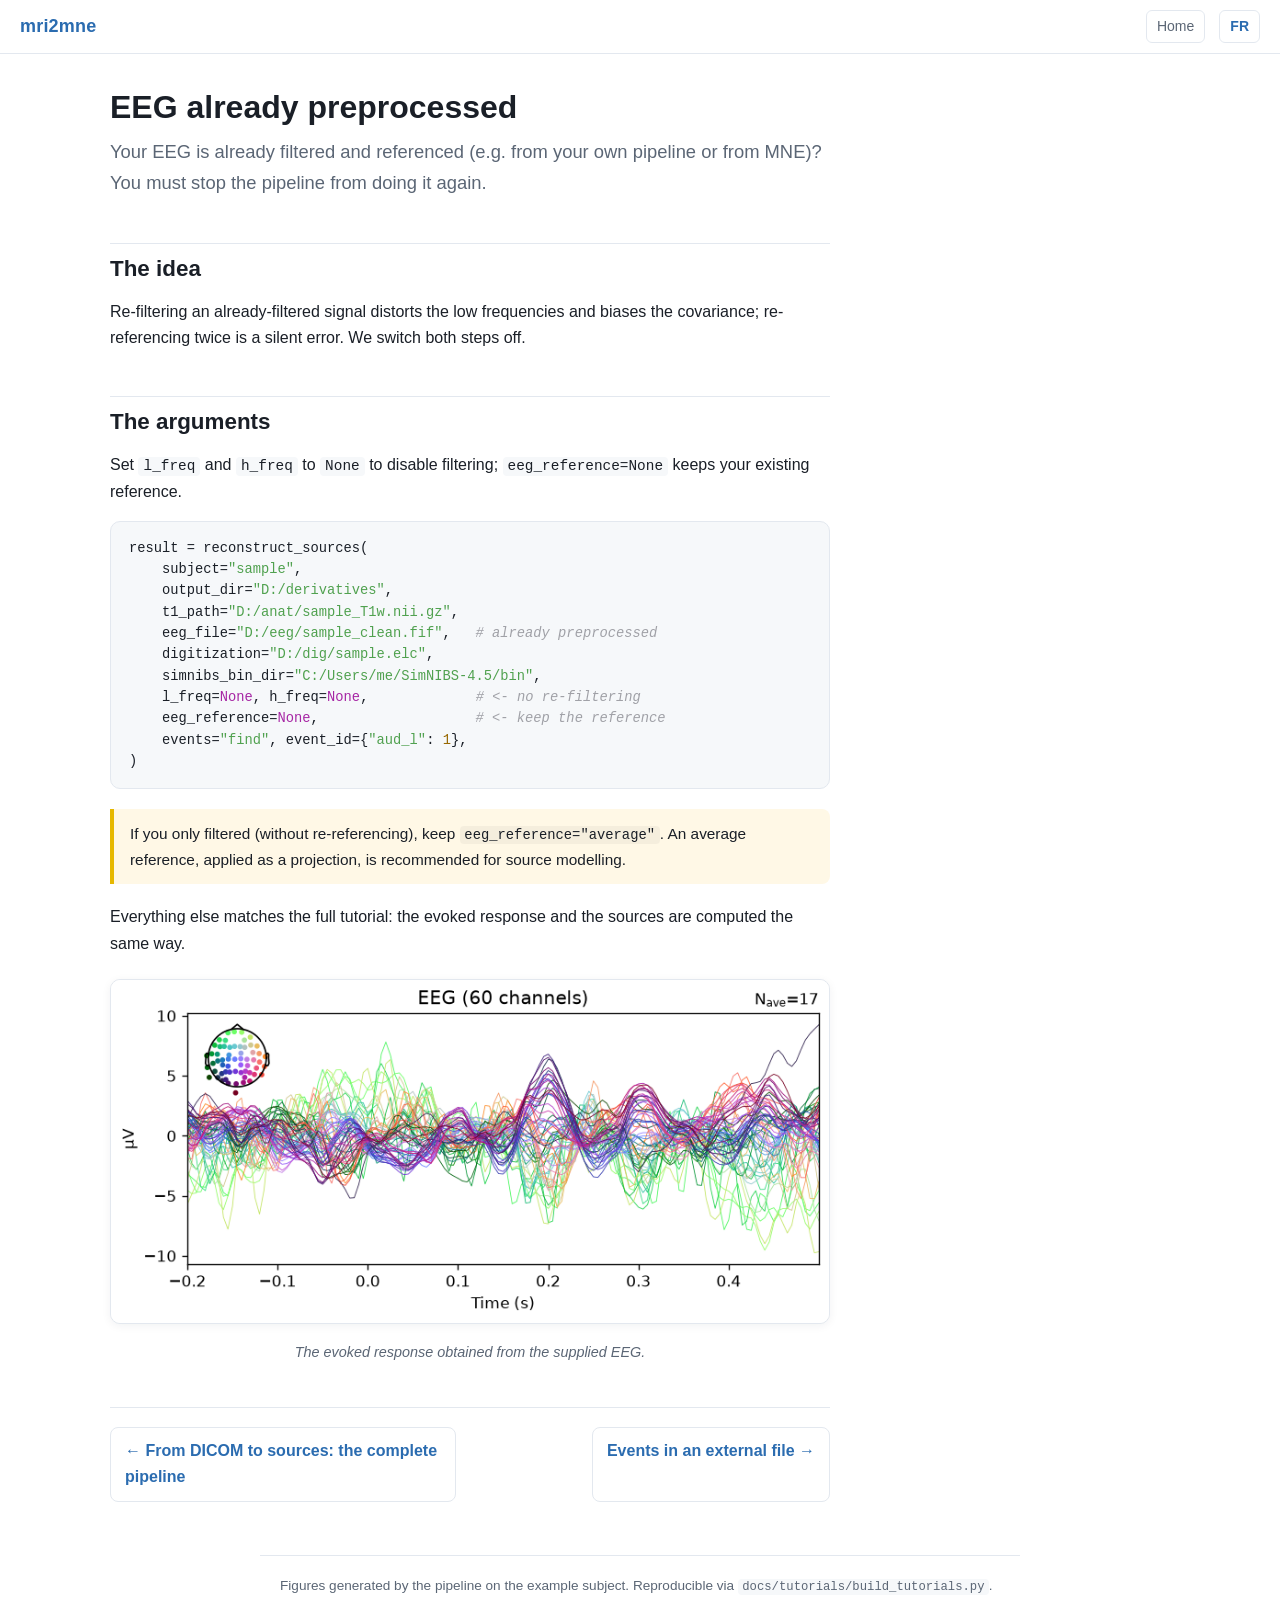
<file: docs/tutorials/02_preprocessed_eeg.en.html>
<!doctype html>
<html lang="en">
<head>
<meta charset="utf-8">
<meta name="viewport" content="width=device-width, initial-scale=1">
<title>EEG already preprocessed — mri2mne</title>
<link rel="stylesheet" href="tutorials.css">
</head>
<body>
<header class="topbar">
  <a class="brand" href="index.en.html">mri2mne</a>
  <div class="spacer"></div>
  <a class="home" href="index.en.html">Home</a>
  <a class="lang" href="02_preprocessed_eeg.html">FR</a>
</header>
<main>
  <h1>EEG already preprocessed</h1>
  
<article>
  <p class="lead">Your EEG is already filtered and referenced (e.g. from your own pipeline or from MNE)? You must stop the pipeline from doing it again.</p>
  <h2 id="the-idea">The idea</h2>
<p>Re-filtering an already-filtered signal distorts the low frequencies and biases the covariance; re-referencing twice is a silent error. We switch both steps off.</p>
<h2 id="the-arguments">The arguments</h2>
<p>Set <code>l_freq</code> and <code>h_freq</code> to <code>None</code> to disable filtering; <code>eeg_reference=None</code> keeps your existing reference.</p>
<pre class="code"><code><span class="nm">result</span> = <span class="nm">reconstruct_sources</span>(
    <span class="nm">subject</span>=<span class="st">&quot;sample&quot;</span>,
    <span class="nm">output_dir</span>=<span class="st">&quot;D:/derivatives&quot;</span>,
    <span class="nm">t1_path</span>=<span class="st">&quot;D:/anat/sample_T1w.nii.gz&quot;</span>,
    <span class="nm">eeg_file</span>=<span class="st">&quot;D:/eeg/sample_clean.fif&quot;</span>,   <span class="cm"># already preprocessed</span>
    <span class="nm">digitization</span>=<span class="st">&quot;D:/dig/sample.elc&quot;</span>,
    <span class="nm">simnibs_bin_dir</span>=<span class="st">&quot;C:/Users/me/SimNIBS-4.5/bin&quot;</span>,
    <span class="nm">l_freq</span>=<span class="kw">None</span>, <span class="nm">h_freq</span>=<span class="kw">None</span>,             <span class="cm"># &lt;- no re-filtering</span>
    <span class="nm">eeg_reference</span>=<span class="kw">None</span>,                   <span class="cm"># &lt;- keep the reference</span>
    <span class="nm">events</span>=<span class="st">&quot;find&quot;</span>, <span class="nm">event_id</span>={<span class="st">&quot;aud_l&quot;</span>: <span class="nu">1</span>},
)</code></pre>
<aside class="note">If you only filtered (without re-referencing), keep <code>eeg_reference="average"</code>. An average reference, applied as a projection, is recommended for source modelling.</aside>
<p>Everything else matches the full tutorial: the evoked response and the sources are computed the same way.</p>
<figure><img src="assets/evoked_butterfly.png" alt="The evoked response obtained from the supplied EEG." loading="lazy"><figcaption>The evoked response obtained from the supplied EEG.</figcaption></figure>
  <nav class="pager"><a class="pn prev" href="01_end_to_end.en.html">← From DICOM to sources: the complete pipeline</a><a class="pn next" href="03_external_events.en.html">Events in an external file →</a></nav>
</article>
<aside class="toc">
  <div class="toc-title">On this page</div>
  <ul><li><a href="#the-idea">The idea</a></li><li><a href="#the-arguments">The arguments</a></li></ul>
</aside>
</main>
<footer>Figures generated by the pipeline on the example subject. Reproducible via <code>docs/tutorials/build_tutorials.py</code>.</footer>
</body>
</html>
</file>
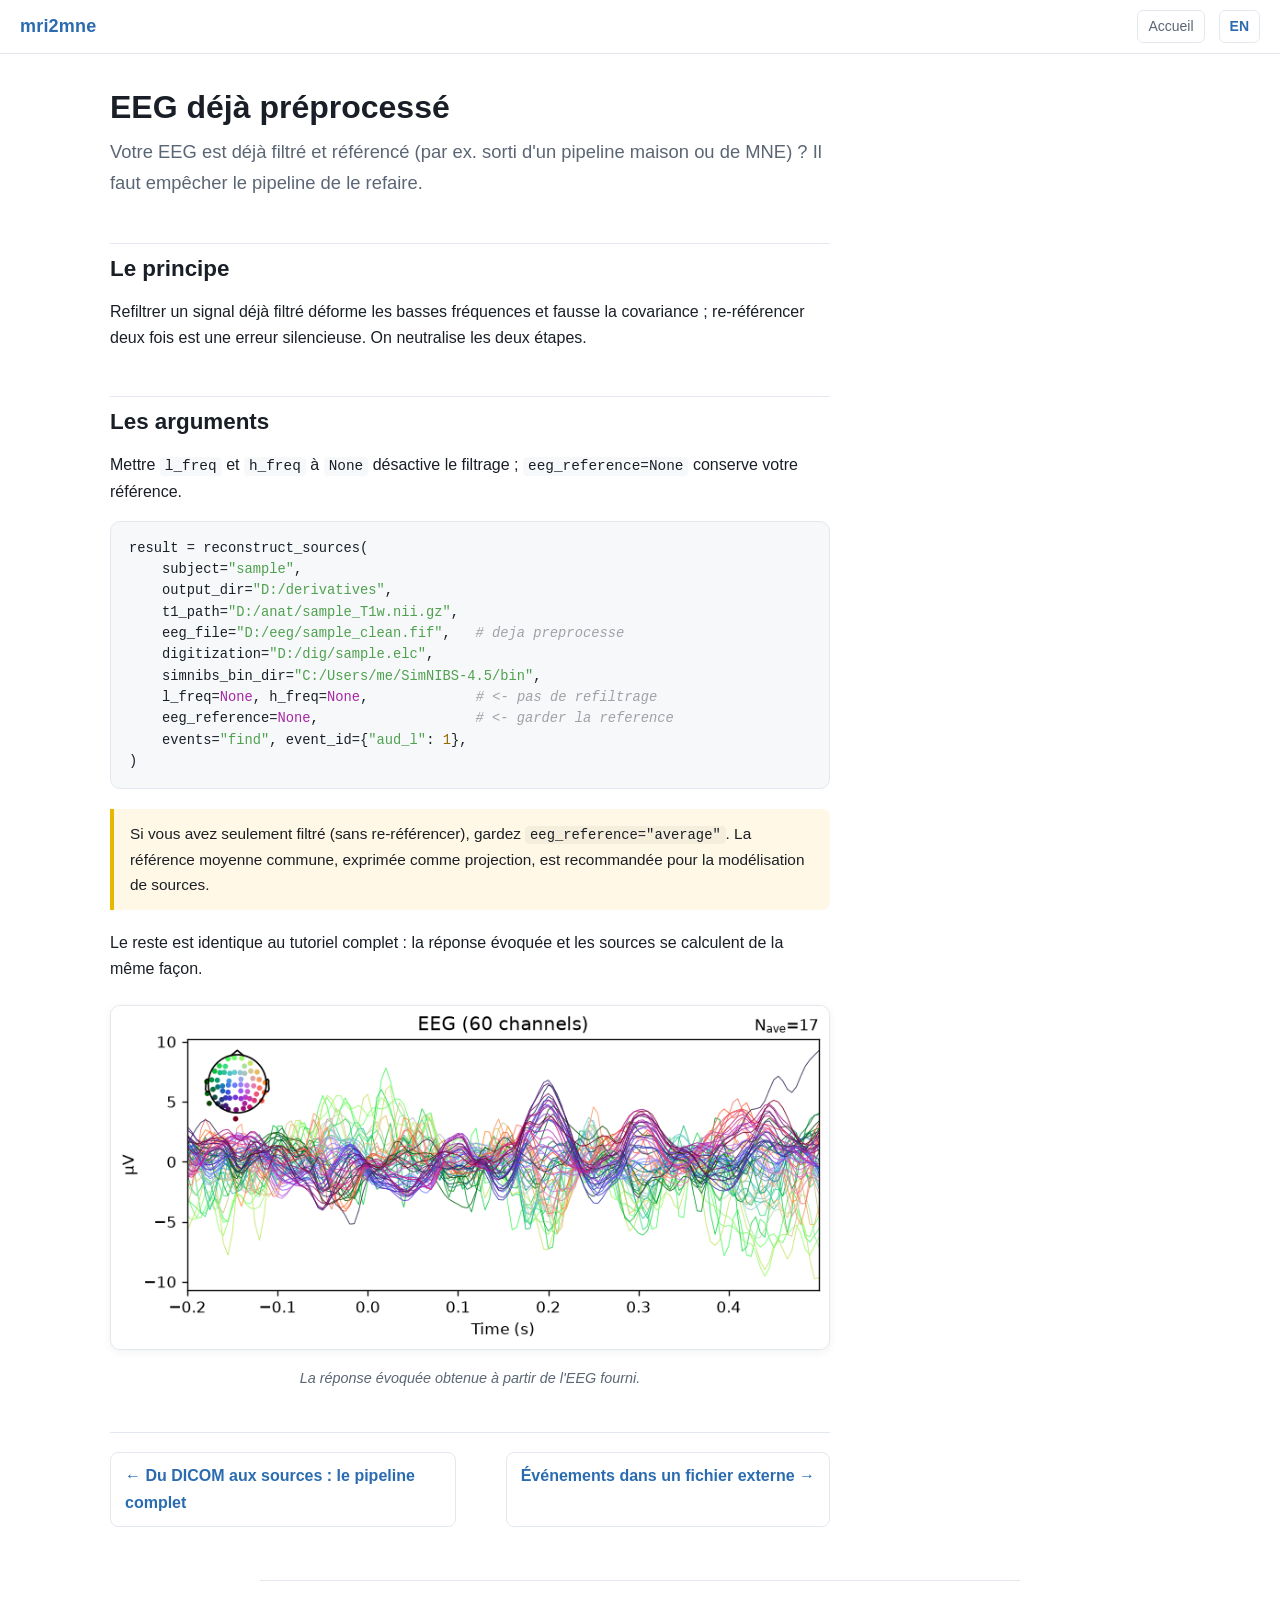
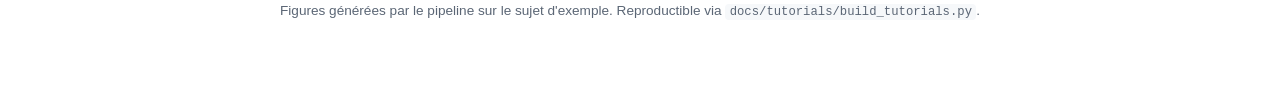
<file: docs/tutorials/02_preprocessed_eeg.html>
<!doctype html>
<html lang="fr">
<head>
<meta charset="utf-8">
<meta name="viewport" content="width=device-width, initial-scale=1">
<title>EEG déjà préprocessé — mri2mne</title>
<link rel="stylesheet" href="tutorials.css">
</head>
<body>
<header class="topbar">
  <a class="brand" href="index.html">mri2mne</a>
  <div class="spacer"></div>
  <a class="home" href="index.html">Accueil</a>
  <a class="lang" href="02_preprocessed_eeg.en.html">EN</a>
</header>
<main>
  <h1>EEG déjà préprocessé</h1>
  
<article>
  <p class="lead">Votre EEG est déjà filtré et référencé (par ex. sorti d'un pipeline maison ou de MNE) ? Il faut empêcher le pipeline de le refaire.</p>
  <h2 id="le-principe">Le principe</h2>
<p>Refiltrer un signal déjà filtré déforme les basses fréquences et fausse la covariance ; re-référencer deux fois est une erreur silencieuse. On neutralise les deux étapes.</p>
<h2 id="les-arguments">Les arguments</h2>
<p>Mettre <code>l_freq</code> et <code>h_freq</code> à <code>None</code> désactive le filtrage ; <code>eeg_reference=None</code> conserve votre référence.</p>
<pre class="code"><code><span class="nm">result</span> = <span class="nm">reconstruct_sources</span>(
    <span class="nm">subject</span>=<span class="st">&quot;sample&quot;</span>,
    <span class="nm">output_dir</span>=<span class="st">&quot;D:/derivatives&quot;</span>,
    <span class="nm">t1_path</span>=<span class="st">&quot;D:/anat/sample_T1w.nii.gz&quot;</span>,
    <span class="nm">eeg_file</span>=<span class="st">&quot;D:/eeg/sample_clean.fif&quot;</span>,   <span class="cm"># deja preprocesse</span>
    <span class="nm">digitization</span>=<span class="st">&quot;D:/dig/sample.elc&quot;</span>,
    <span class="nm">simnibs_bin_dir</span>=<span class="st">&quot;C:/Users/me/SimNIBS-4.5/bin&quot;</span>,
    <span class="nm">l_freq</span>=<span class="kw">None</span>, <span class="nm">h_freq</span>=<span class="kw">None</span>,             <span class="cm"># &lt;- pas de refiltrage</span>
    <span class="nm">eeg_reference</span>=<span class="kw">None</span>,                   <span class="cm"># &lt;- garder la reference</span>
    <span class="nm">events</span>=<span class="st">&quot;find&quot;</span>, <span class="nm">event_id</span>={<span class="st">&quot;aud_l&quot;</span>: <span class="nu">1</span>},
)</code></pre>
<aside class="note">Si vous avez seulement filtré (sans re-référencer), gardez <code>eeg_reference="average"</code>. La référence moyenne commune, exprimée comme projection, est recommandée pour la modélisation de sources.</aside>
<p>Le reste est identique au tutoriel complet : la réponse évoquée et les sources se calculent de la même façon.</p>
<figure><img src="assets/evoked_butterfly.png" alt="La réponse évoquée obtenue à partir de l&#x27;EEG fourni." loading="lazy"><figcaption>La réponse évoquée obtenue à partir de l'EEG fourni.</figcaption></figure>
  <nav class="pager"><a class="pn prev" href="01_end_to_end.html">← Du DICOM aux sources : le pipeline complet</a><a class="pn next" href="03_external_events.html">Événements dans un fichier externe →</a></nav>
</article>
<aside class="toc">
  <div class="toc-title">Sur cette page</div>
  <ul><li><a href="#le-principe">Le principe</a></li><li><a href="#les-arguments">Les arguments</a></li></ul>
</aside>
</main>
<footer>Figures générées par le pipeline sur le sujet d'exemple. Reproductible via <code>docs/tutorials/build_tutorials.py</code>.</footer>
</body>
</html>
</file>
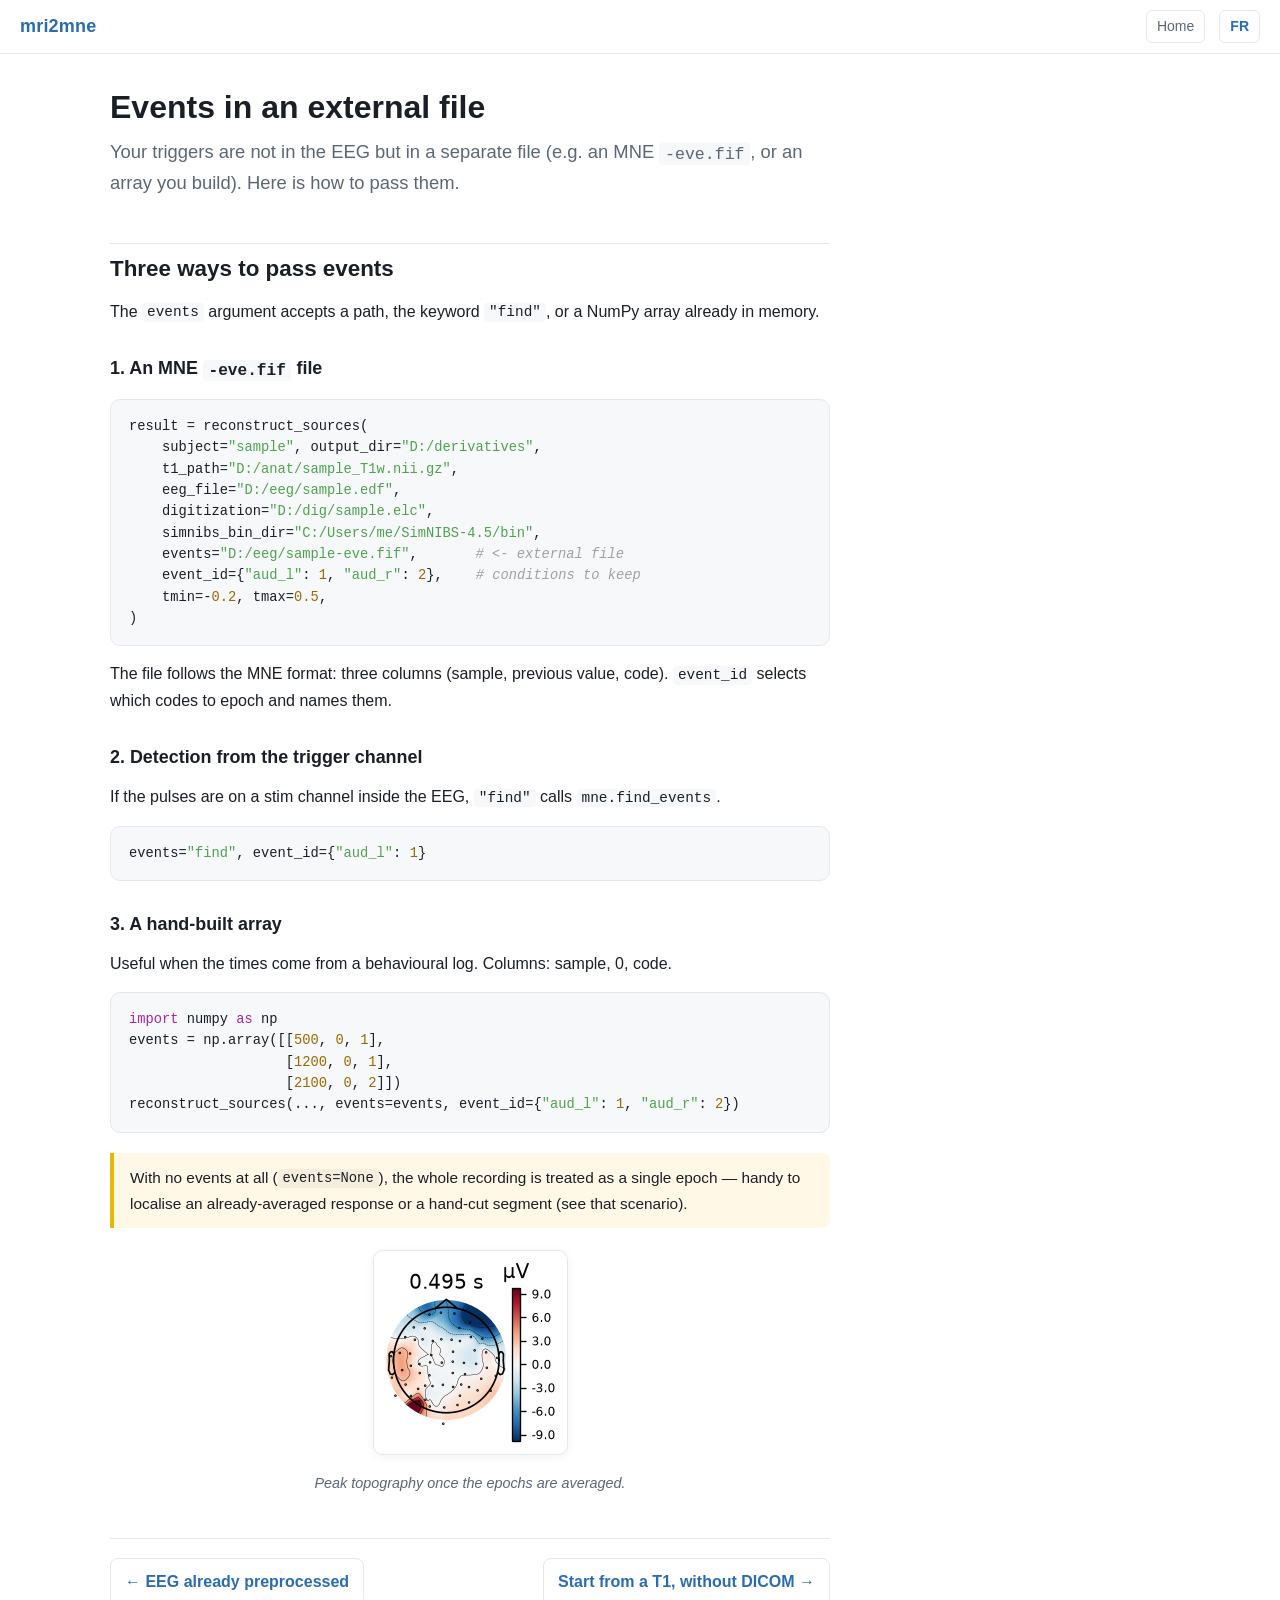
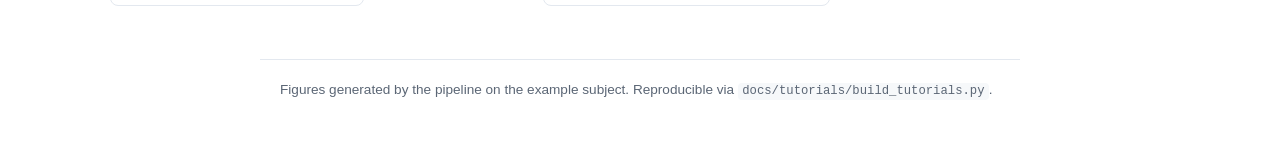
<file: docs/tutorials/03_external_events.en.html>
<!doctype html>
<html lang="en">
<head>
<meta charset="utf-8">
<meta name="viewport" content="width=device-width, initial-scale=1">
<title>Events in an external file — mri2mne</title>
<link rel="stylesheet" href="tutorials.css">
</head>
<body>
<header class="topbar">
  <a class="brand" href="index.en.html">mri2mne</a>
  <div class="spacer"></div>
  <a class="home" href="index.en.html">Home</a>
  <a class="lang" href="03_external_events.html">FR</a>
</header>
<main>
  <h1>Events in an external file</h1>
  
<article>
  <p class="lead">Your triggers are not in the EEG but in a separate file (e.g. an MNE <code>-eve.fif</code>, or an array you build). Here is how to pass them.</p>
  <h2 id="three-ways-to-pass-events">Three ways to pass events</h2>
<p>The <code>events</code> argument accepts a path, the keyword <code>"find"</code>, or a NumPy array already in memory.</p>
<h3>1. An MNE <code>-eve.fif</code> file</h3>
<pre class="code"><code><span class="nm">result</span> = <span class="nm">reconstruct_sources</span>(
    <span class="nm">subject</span>=<span class="st">&quot;sample&quot;</span>, <span class="nm">output_dir</span>=<span class="st">&quot;D:/derivatives&quot;</span>,
    <span class="nm">t1_path</span>=<span class="st">&quot;D:/anat/sample_T1w.nii.gz&quot;</span>,
    <span class="nm">eeg_file</span>=<span class="st">&quot;D:/eeg/sample.edf&quot;</span>,
    <span class="nm">digitization</span>=<span class="st">&quot;D:/dig/sample.elc&quot;</span>,
    <span class="nm">simnibs_bin_dir</span>=<span class="st">&quot;C:/Users/me/SimNIBS-4.5/bin&quot;</span>,
    <span class="nm">events</span>=<span class="st">&quot;D:/eeg/sample-eve.fif&quot;</span>,       <span class="cm"># &lt;- external file</span>
    <span class="nm">event_id</span>={<span class="st">&quot;aud_l&quot;</span>: <span class="nu">1</span>, <span class="st">&quot;aud_r&quot;</span>: <span class="nu">2</span>},    <span class="cm"># conditions to keep</span>
    <span class="nm">tmin</span>=-<span class="nu">0.2</span>, <span class="nm">tmax</span>=<span class="nu">0.5</span>,
)</code></pre>
<p>The file follows the MNE format: three columns (sample, previous value, code). <code>event_id</code> selects which codes to epoch and names them.</p>
<h3>2. Detection from the trigger channel</h3>
<p>If the pulses are on a stim channel inside the EEG, <code>"find"</code> calls <code>mne.find_events</code>.</p>
<pre class="code"><code><span class="nm">events</span>=<span class="st">&quot;find&quot;</span>, <span class="nm">event_id</span>={<span class="st">&quot;aud_l&quot;</span>: <span class="nu">1</span>}</code></pre>
<h3>3. A hand-built array</h3>
<p>Useful when the times come from a behavioural log. Columns: sample, 0, code.</p>
<pre class="code"><code><span class="kw">import</span> <span class="nm">numpy</span> <span class="kw">as</span> <span class="nm">np</span>
<span class="nm">events</span> = <span class="nm">np</span>.<span class="nm">array</span>([[<span class="nu">500</span>, <span class="nu">0</span>, <span class="nu">1</span>],
                   [<span class="nu">1200</span>, <span class="nu">0</span>, <span class="nu">1</span>],
                   [<span class="nu">2100</span>, <span class="nu">0</span>, <span class="nu">2</span>]])
<span class="nm">reconstruct_sources</span>(..., <span class="nm">events</span>=<span class="nm">events</span>, <span class="nm">event_id</span>={<span class="st">&quot;aud_l&quot;</span>: <span class="nu">1</span>, <span class="st">&quot;aud_r&quot;</span>: <span class="nu">2</span>})</code></pre>
<aside class="note">With no events at all (<code>events=None</code>), the whole recording is treated as a single epoch — handy to localise an already-averaged response or a hand-cut segment (see that scenario).</aside>
<figure><img src="assets/evoked_topomap.png" alt="Peak topography once the epochs are averaged." loading="lazy"><figcaption>Peak topography once the epochs are averaged.</figcaption></figure>
  <nav class="pager"><a class="pn prev" href="02_preprocessed_eeg.en.html">← EEG already preprocessed</a><a class="pn next" href="04_t1_no_dicom.en.html">Start from a T1, without DICOM →</a></nav>
</article>
<aside class="toc">
  <div class="toc-title">On this page</div>
  <ul><li><a href="#three-ways-to-pass-events">Three ways to pass events</a></li></ul>
</aside>
</main>
<footer>Figures generated by the pipeline on the example subject. Reproducible via <code>docs/tutorials/build_tutorials.py</code>.</footer>
</body>
</html>
</file>
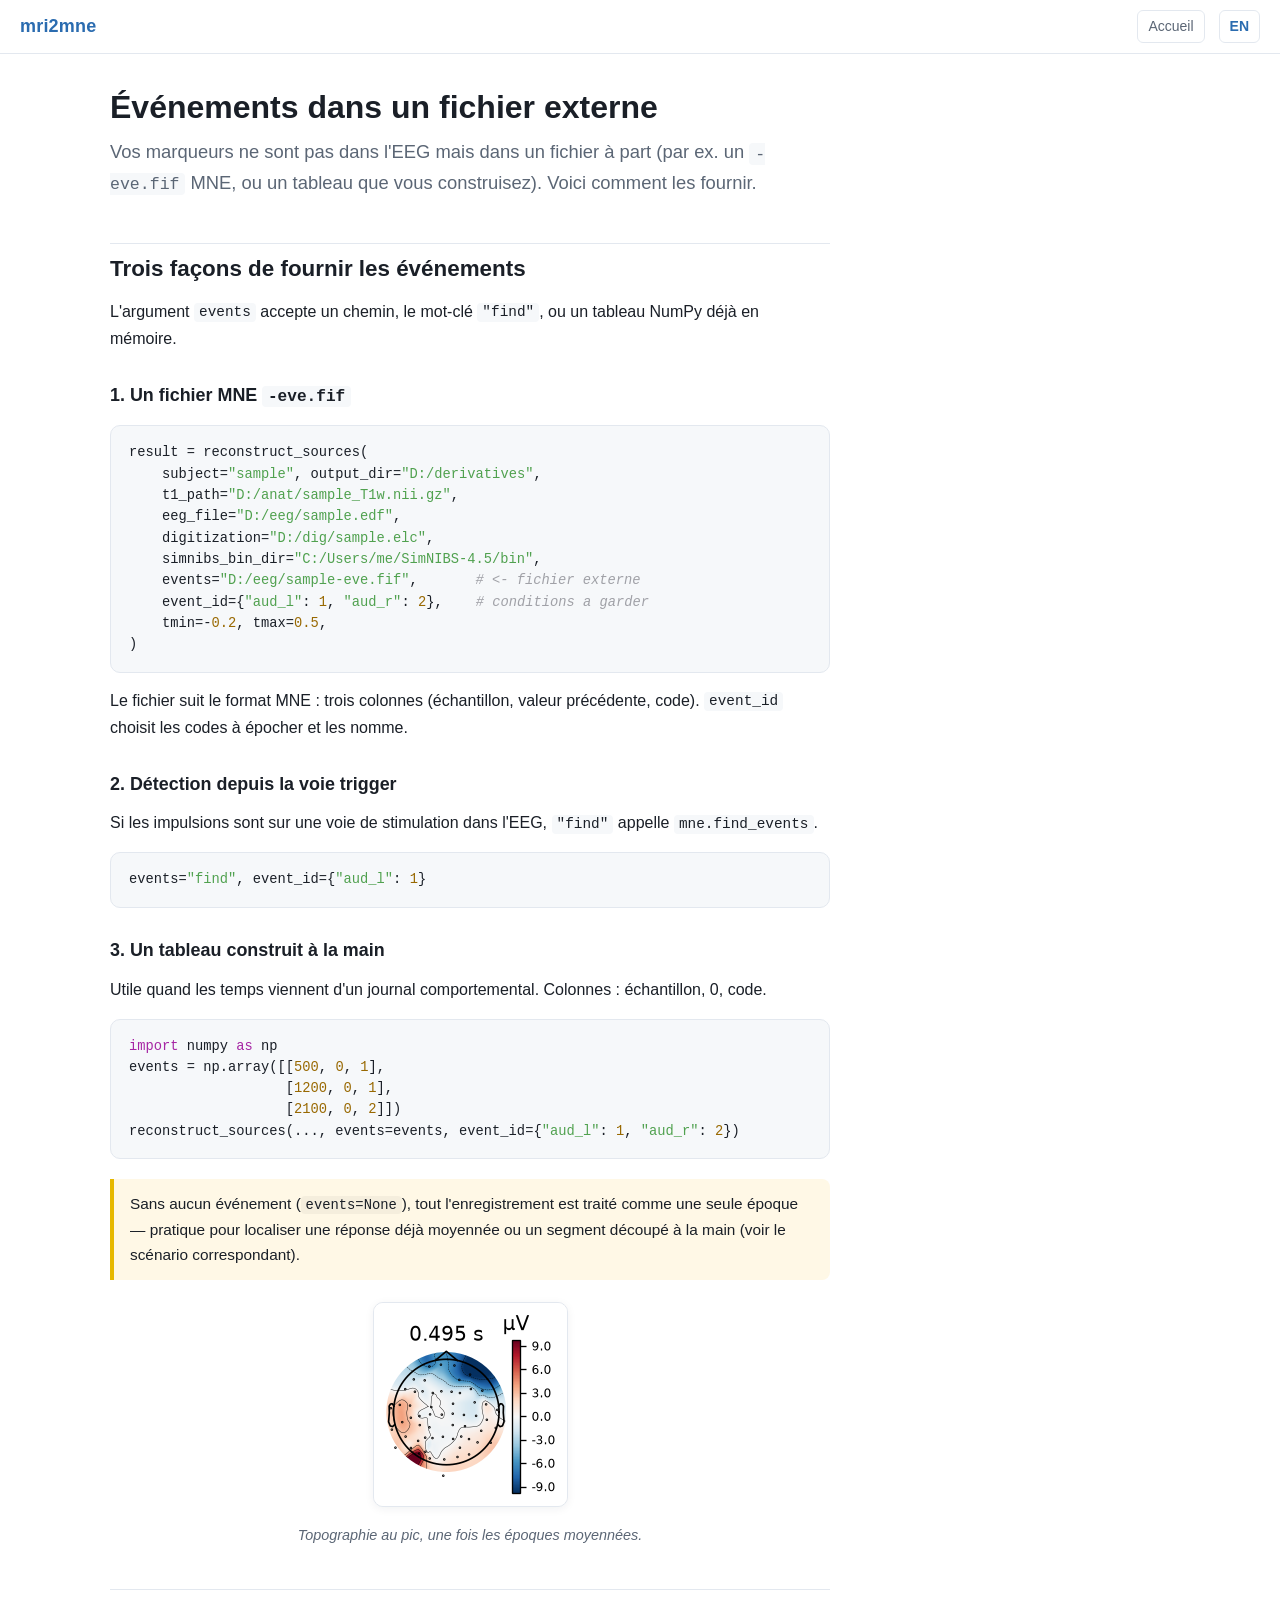
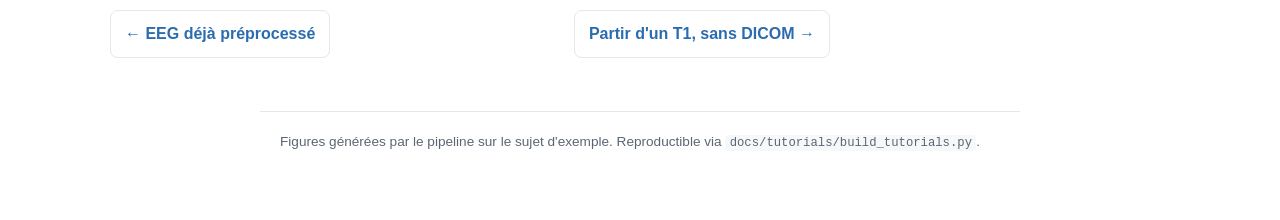
<file: docs/tutorials/03_external_events.html>
<!doctype html>
<html lang="fr">
<head>
<meta charset="utf-8">
<meta name="viewport" content="width=device-width, initial-scale=1">
<title>Événements dans un fichier externe — mri2mne</title>
<link rel="stylesheet" href="tutorials.css">
</head>
<body>
<header class="topbar">
  <a class="brand" href="index.html">mri2mne</a>
  <div class="spacer"></div>
  <a class="home" href="index.html">Accueil</a>
  <a class="lang" href="03_external_events.en.html">EN</a>
</header>
<main>
  <h1>Événements dans un fichier externe</h1>
  
<article>
  <p class="lead">Vos marqueurs ne sont pas dans l'EEG mais dans un fichier à part (par ex. un <code>-eve.fif</code> MNE, ou un tableau que vous construisez). Voici comment les fournir.</p>
  <h2 id="trois-façons-de-fournir-les-événements">Trois façons de fournir les événements</h2>
<p>L'argument <code>events</code> accepte un chemin, le mot-clé <code>"find"</code>, ou un tableau NumPy déjà en mémoire.</p>
<h3>1. Un fichier MNE <code>-eve.fif</code></h3>
<pre class="code"><code><span class="nm">result</span> = <span class="nm">reconstruct_sources</span>(
    <span class="nm">subject</span>=<span class="st">&quot;sample&quot;</span>, <span class="nm">output_dir</span>=<span class="st">&quot;D:/derivatives&quot;</span>,
    <span class="nm">t1_path</span>=<span class="st">&quot;D:/anat/sample_T1w.nii.gz&quot;</span>,
    <span class="nm">eeg_file</span>=<span class="st">&quot;D:/eeg/sample.edf&quot;</span>,
    <span class="nm">digitization</span>=<span class="st">&quot;D:/dig/sample.elc&quot;</span>,
    <span class="nm">simnibs_bin_dir</span>=<span class="st">&quot;C:/Users/me/SimNIBS-4.5/bin&quot;</span>,
    <span class="nm">events</span>=<span class="st">&quot;D:/eeg/sample-eve.fif&quot;</span>,       <span class="cm"># &lt;- fichier externe</span>
    <span class="nm">event_id</span>={<span class="st">&quot;aud_l&quot;</span>: <span class="nu">1</span>, <span class="st">&quot;aud_r&quot;</span>: <span class="nu">2</span>},    <span class="cm"># conditions a garder</span>
    <span class="nm">tmin</span>=-<span class="nu">0.2</span>, <span class="nm">tmax</span>=<span class="nu">0.5</span>,
)</code></pre>
<p>Le fichier suit le format MNE : trois colonnes (échantillon, valeur précédente, code). <code>event_id</code> choisit les codes à épocher et les nomme.</p>
<h3>2. Détection depuis la voie trigger</h3>
<p>Si les impulsions sont sur une voie de stimulation dans l'EEG, <code>"find"</code> appelle <code>mne.find_events</code>.</p>
<pre class="code"><code><span class="nm">events</span>=<span class="st">&quot;find&quot;</span>, <span class="nm">event_id</span>={<span class="st">&quot;aud_l&quot;</span>: <span class="nu">1</span>}</code></pre>
<h3>3. Un tableau construit à la main</h3>
<p>Utile quand les temps viennent d'un journal comportemental. Colonnes : échantillon, 0, code.</p>
<pre class="code"><code><span class="kw">import</span> <span class="nm">numpy</span> <span class="kw">as</span> <span class="nm">np</span>
<span class="nm">events</span> = <span class="nm">np</span>.<span class="nm">array</span>([[<span class="nu">500</span>, <span class="nu">0</span>, <span class="nu">1</span>],
                   [<span class="nu">1200</span>, <span class="nu">0</span>, <span class="nu">1</span>],
                   [<span class="nu">2100</span>, <span class="nu">0</span>, <span class="nu">2</span>]])
<span class="nm">reconstruct_sources</span>(..., <span class="nm">events</span>=<span class="nm">events</span>, <span class="nm">event_id</span>={<span class="st">&quot;aud_l&quot;</span>: <span class="nu">1</span>, <span class="st">&quot;aud_r&quot;</span>: <span class="nu">2</span>})</code></pre>
<aside class="note">Sans aucun événement (<code>events=None</code>), tout l'enregistrement est traité comme une seule époque — pratique pour localiser une réponse déjà moyennée ou un segment découpé à la main (voir le scénario correspondant).</aside>
<figure><img src="assets/evoked_topomap.png" alt="Topographie au pic, une fois les époques moyennées." loading="lazy"><figcaption>Topographie au pic, une fois les époques moyennées.</figcaption></figure>
  <nav class="pager"><a class="pn prev" href="02_preprocessed_eeg.html">← EEG déjà préprocessé</a><a class="pn next" href="04_t1_no_dicom.html">Partir d'un T1, sans DICOM →</a></nav>
</article>
<aside class="toc">
  <div class="toc-title">Sur cette page</div>
  <ul><li><a href="#trois-façons-de-fournir-les-événements">Trois façons de fournir les événements</a></li></ul>
</aside>
</main>
<footer>Figures générées par le pipeline sur le sujet d'exemple. Reproductible via <code>docs/tutorials/build_tutorials.py</code>.</footer>
</body>
</html>
</file>
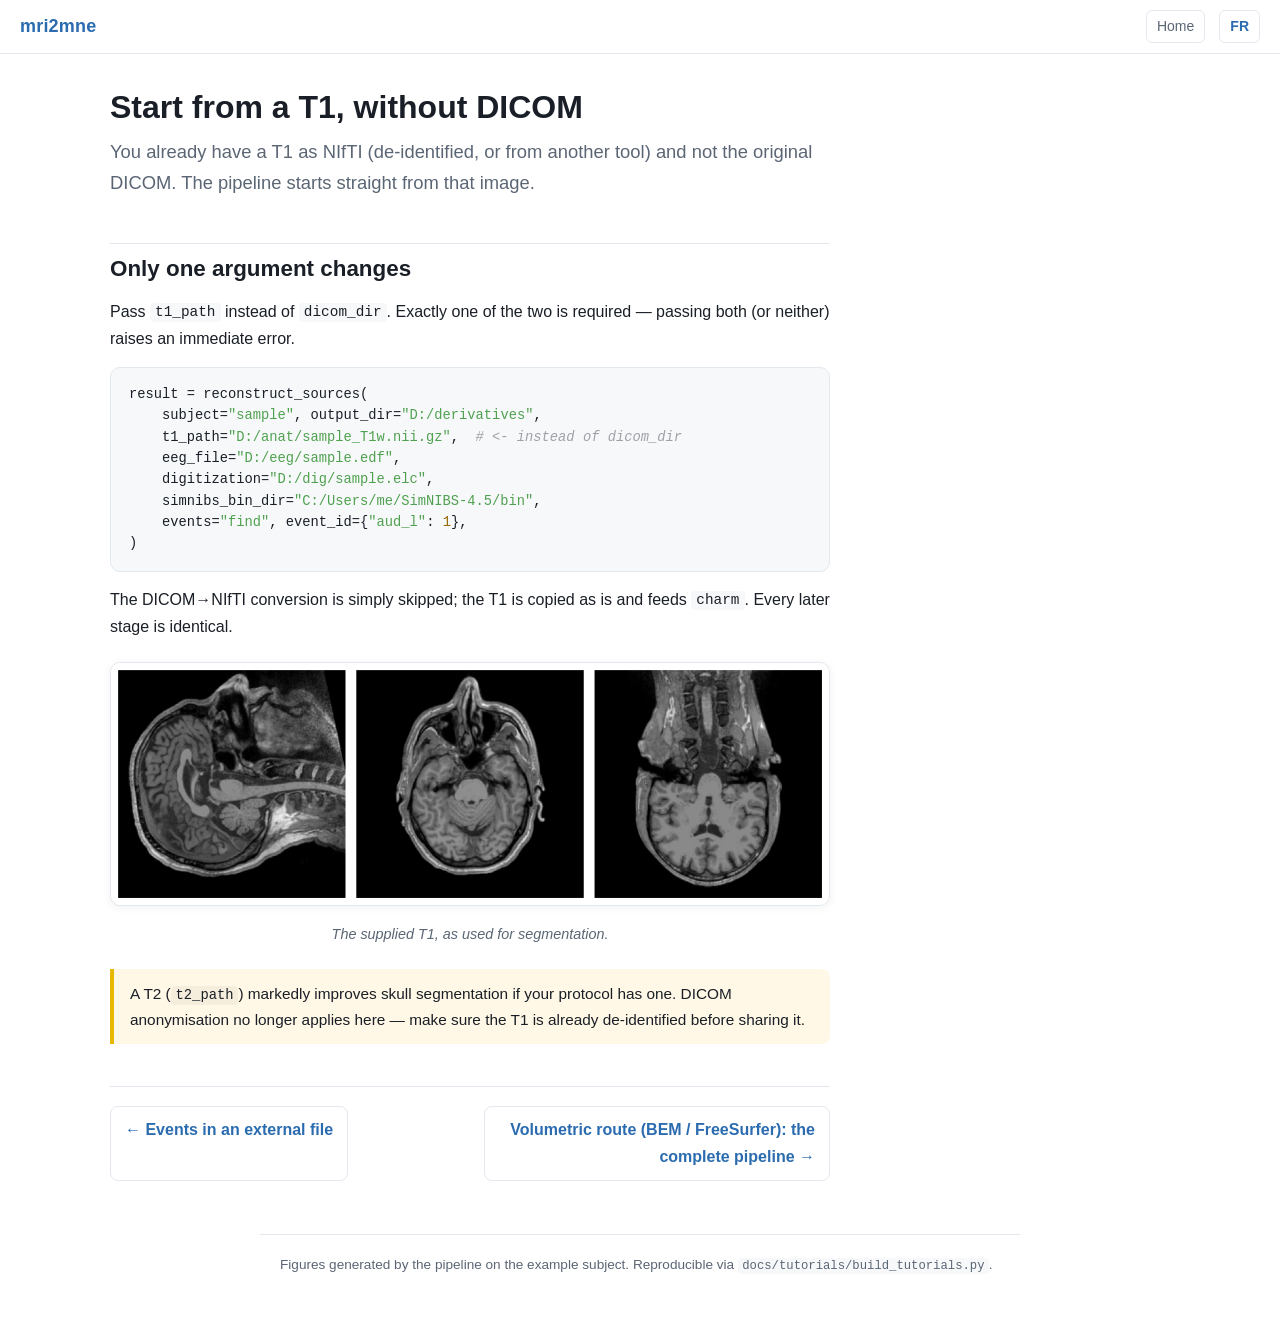
<file: docs/tutorials/04_t1_no_dicom.en.html>
<!doctype html>
<html lang="en">
<head>
<meta charset="utf-8">
<meta name="viewport" content="width=device-width, initial-scale=1">
<title>Start from a T1, without DICOM — mri2mne</title>
<link rel="stylesheet" href="tutorials.css">
</head>
<body>
<header class="topbar">
  <a class="brand" href="index.en.html">mri2mne</a>
  <div class="spacer"></div>
  <a class="home" href="index.en.html">Home</a>
  <a class="lang" href="04_t1_no_dicom.html">FR</a>
</header>
<main>
  <h1>Start from a T1, without DICOM</h1>
  
<article>
  <p class="lead">You already have a T1 as NIfTI (de-identified, or from another tool) and not the original DICOM. The pipeline starts straight from that image.</p>
  <h2 id="only-one-argument-changes">Only one argument changes</h2>
<p>Pass <code>t1_path</code> instead of <code>dicom_dir</code>. Exactly one of the two is required — passing both (or neither) raises an immediate error.</p>
<pre class="code"><code><span class="nm">result</span> = <span class="nm">reconstruct_sources</span>(
    <span class="nm">subject</span>=<span class="st">&quot;sample&quot;</span>, <span class="nm">output_dir</span>=<span class="st">&quot;D:/derivatives&quot;</span>,
    <span class="nm">t1_path</span>=<span class="st">&quot;D:/anat/sample_T1w.nii.gz&quot;</span>,  <span class="cm"># &lt;- instead of dicom_dir</span>
    <span class="nm">eeg_file</span>=<span class="st">&quot;D:/eeg/sample.edf&quot;</span>,
    <span class="nm">digitization</span>=<span class="st">&quot;D:/dig/sample.elc&quot;</span>,
    <span class="nm">simnibs_bin_dir</span>=<span class="st">&quot;C:/Users/me/SimNIBS-4.5/bin&quot;</span>,
    <span class="nm">events</span>=<span class="st">&quot;find&quot;</span>, <span class="nm">event_id</span>={<span class="st">&quot;aud_l&quot;</span>: <span class="nu">1</span>},
)</code></pre>
<p>The DICOM→NIfTI conversion is simply skipped; the T1 is copied as is and feeds <code>charm</code>. Every later stage is identical.</p>
<figure><img src="assets/t1_ortho.png" alt="The supplied T1, as used for segmentation." loading="lazy"><figcaption>The supplied T1, as used for segmentation.</figcaption></figure>
<aside class="note">A T2 (<code>t2_path</code>) markedly improves skull segmentation if your protocol has one. DICOM anonymisation no longer applies here — make sure the T1 is already de-identified before sharing it.</aside>
  <nav class="pager"><a class="pn prev" href="03_external_events.en.html">← Events in an external file</a><a class="pn next" href="05_volumetric.en.html">Volumetric route (BEM / FreeSurfer): the complete pipeline →</a></nav>
</article>
<aside class="toc">
  <div class="toc-title">On this page</div>
  <ul><li><a href="#only-one-argument-changes">Only one argument changes</a></li></ul>
</aside>
</main>
<footer>Figures generated by the pipeline on the example subject. Reproducible via <code>docs/tutorials/build_tutorials.py</code>.</footer>
</body>
</html>
</file>
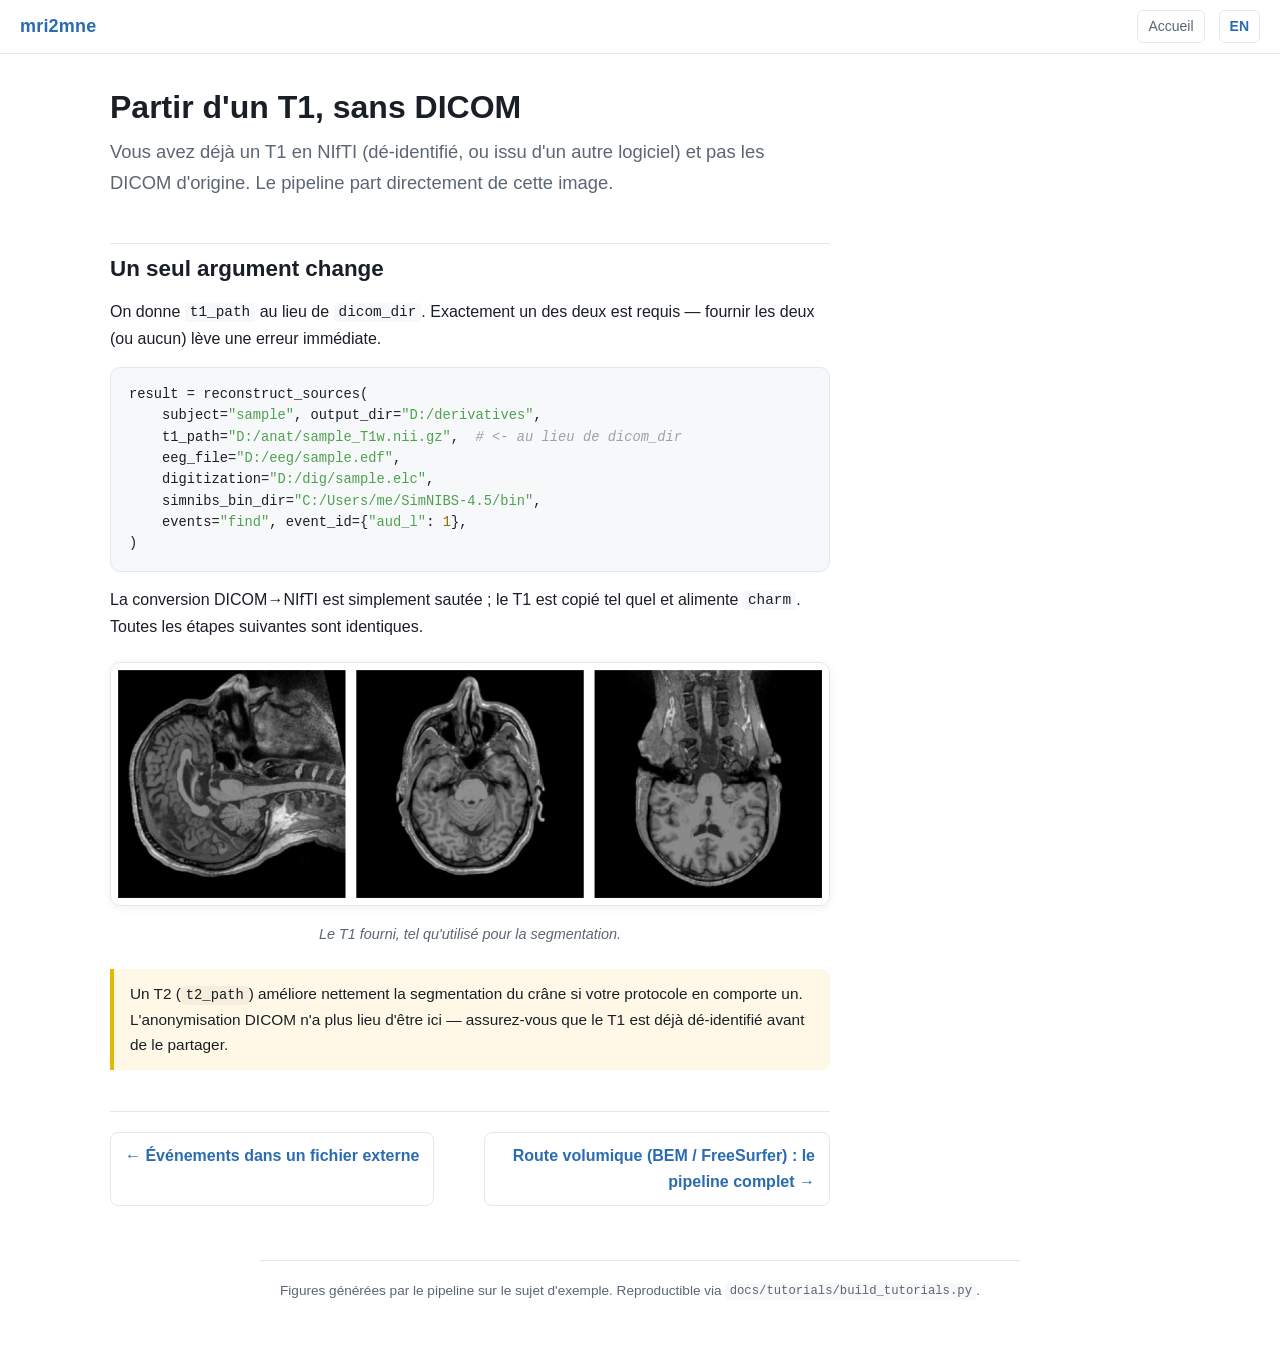
<file: docs/tutorials/04_t1_no_dicom.html>
<!doctype html>
<html lang="fr">
<head>
<meta charset="utf-8">
<meta name="viewport" content="width=device-width, initial-scale=1">
<title>Partir d&#x27;un T1, sans DICOM — mri2mne</title>
<link rel="stylesheet" href="tutorials.css">
</head>
<body>
<header class="topbar">
  <a class="brand" href="index.html">mri2mne</a>
  <div class="spacer"></div>
  <a class="home" href="index.html">Accueil</a>
  <a class="lang" href="04_t1_no_dicom.en.html">EN</a>
</header>
<main>
  <h1>Partir d'un T1, sans DICOM</h1>
  
<article>
  <p class="lead">Vous avez déjà un T1 en NIfTI (dé-identifié, ou issu d'un autre logiciel) et pas les DICOM d'origine. Le pipeline part directement de cette image.</p>
  <h2 id="un-seul-argument-change">Un seul argument change</h2>
<p>On donne <code>t1_path</code> au lieu de <code>dicom_dir</code>. Exactement un des deux est requis — fournir les deux (ou aucun) lève une erreur immédiate.</p>
<pre class="code"><code><span class="nm">result</span> = <span class="nm">reconstruct_sources</span>(
    <span class="nm">subject</span>=<span class="st">&quot;sample&quot;</span>, <span class="nm">output_dir</span>=<span class="st">&quot;D:/derivatives&quot;</span>,
    <span class="nm">t1_path</span>=<span class="st">&quot;D:/anat/sample_T1w.nii.gz&quot;</span>,  <span class="cm"># &lt;- au lieu de dicom_dir</span>
    <span class="nm">eeg_file</span>=<span class="st">&quot;D:/eeg/sample.edf&quot;</span>,
    <span class="nm">digitization</span>=<span class="st">&quot;D:/dig/sample.elc&quot;</span>,
    <span class="nm">simnibs_bin_dir</span>=<span class="st">&quot;C:/Users/me/SimNIBS-4.5/bin&quot;</span>,
    <span class="nm">events</span>=<span class="st">&quot;find&quot;</span>, <span class="nm">event_id</span>={<span class="st">&quot;aud_l&quot;</span>: <span class="nu">1</span>},
)</code></pre>
<p>La conversion DICOM→NIfTI est simplement sautée ; le T1 est copié tel quel et alimente <code>charm</code>. Toutes les étapes suivantes sont identiques.</p>
<figure><img src="assets/t1_ortho.png" alt="Le T1 fourni, tel qu&#x27;utilisé pour la segmentation." loading="lazy"><figcaption>Le T1 fourni, tel qu'utilisé pour la segmentation.</figcaption></figure>
<aside class="note">Un T2 (<code>t2_path</code>) améliore nettement la segmentation du crâne si votre protocole en comporte un. L'anonymisation DICOM n'a plus lieu d'être ici — assurez-vous que le T1 est déjà dé-identifié avant de le partager.</aside>
  <nav class="pager"><a class="pn prev" href="03_external_events.html">← Événements dans un fichier externe</a><a class="pn next" href="05_volumetric.html">Route volumique (BEM / FreeSurfer) : le pipeline complet →</a></nav>
</article>
<aside class="toc">
  <div class="toc-title">Sur cette page</div>
  <ul><li><a href="#un-seul-argument-change">Un seul argument change</a></li></ul>
</aside>
</main>
<footer>Figures générées par le pipeline sur le sujet d'exemple. Reproductible via <code>docs/tutorials/build_tutorials.py</code>.</footer>
</body>
</html>
</file>
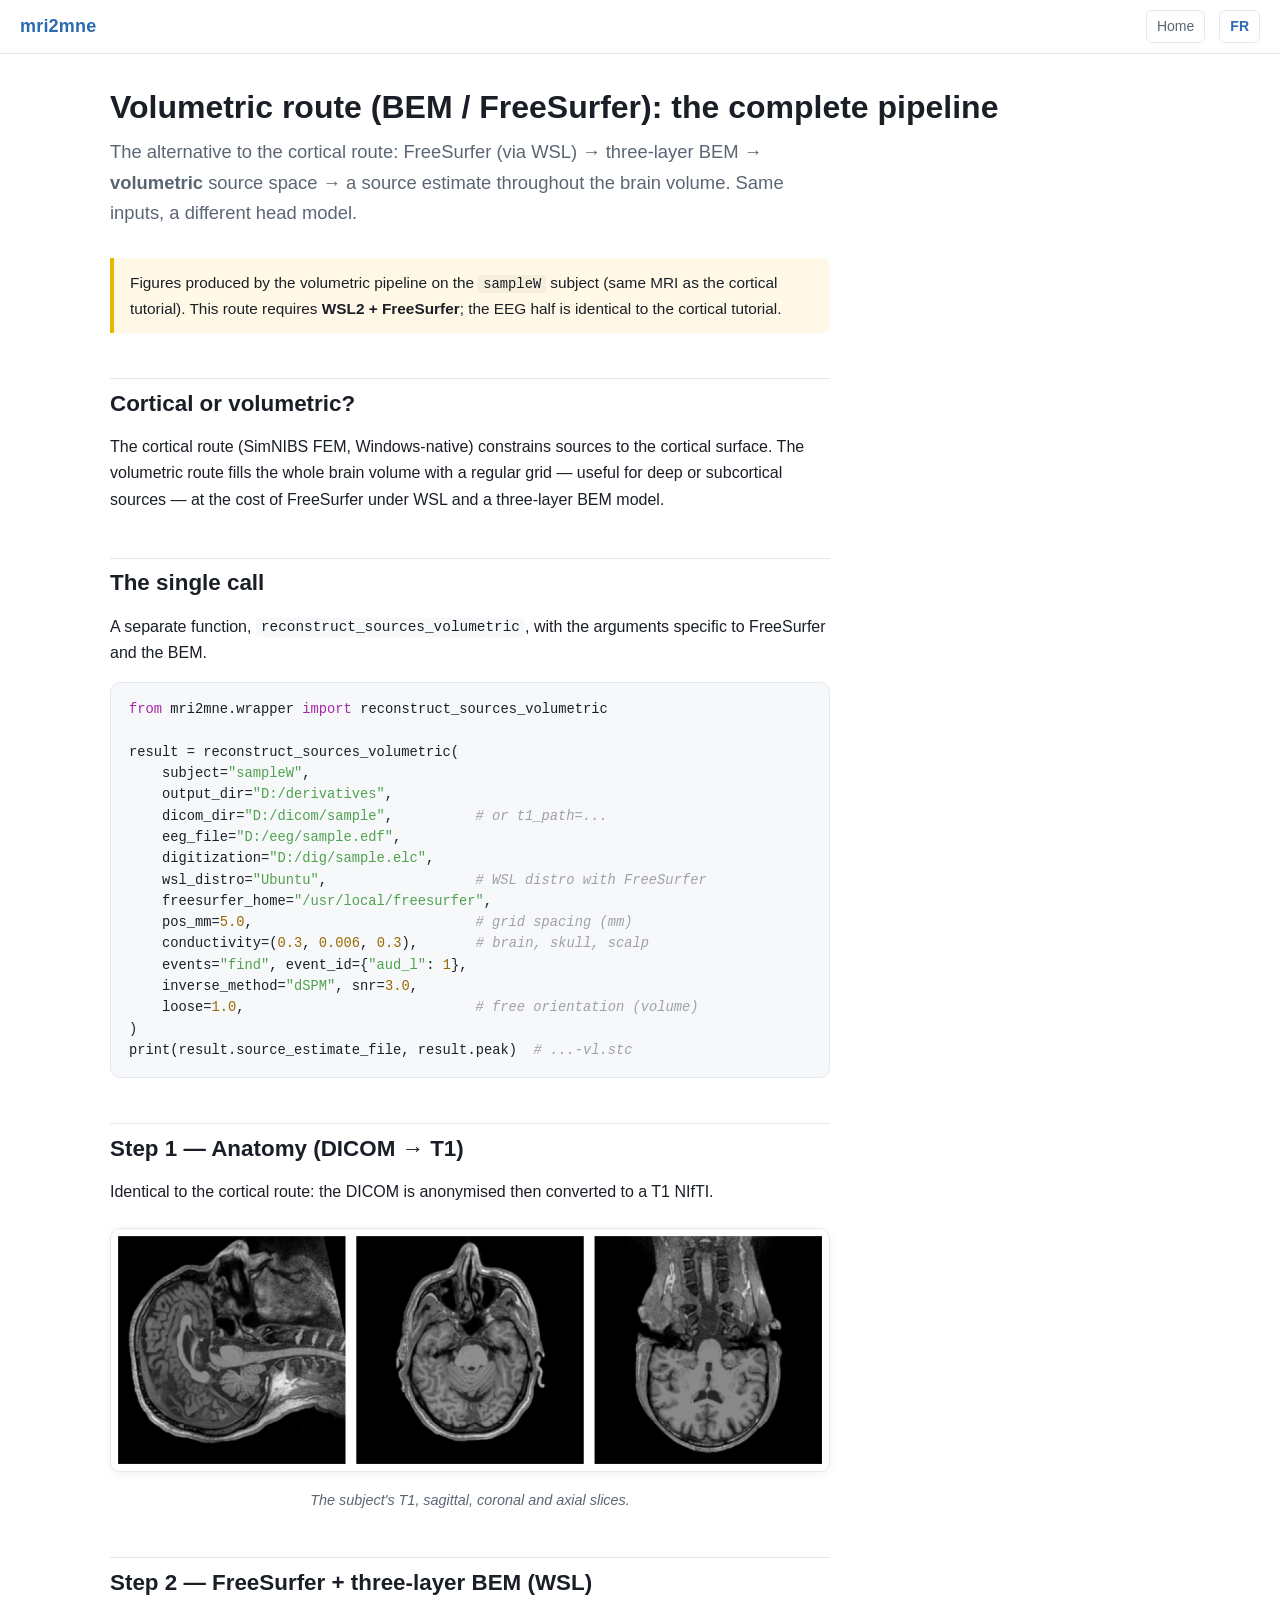
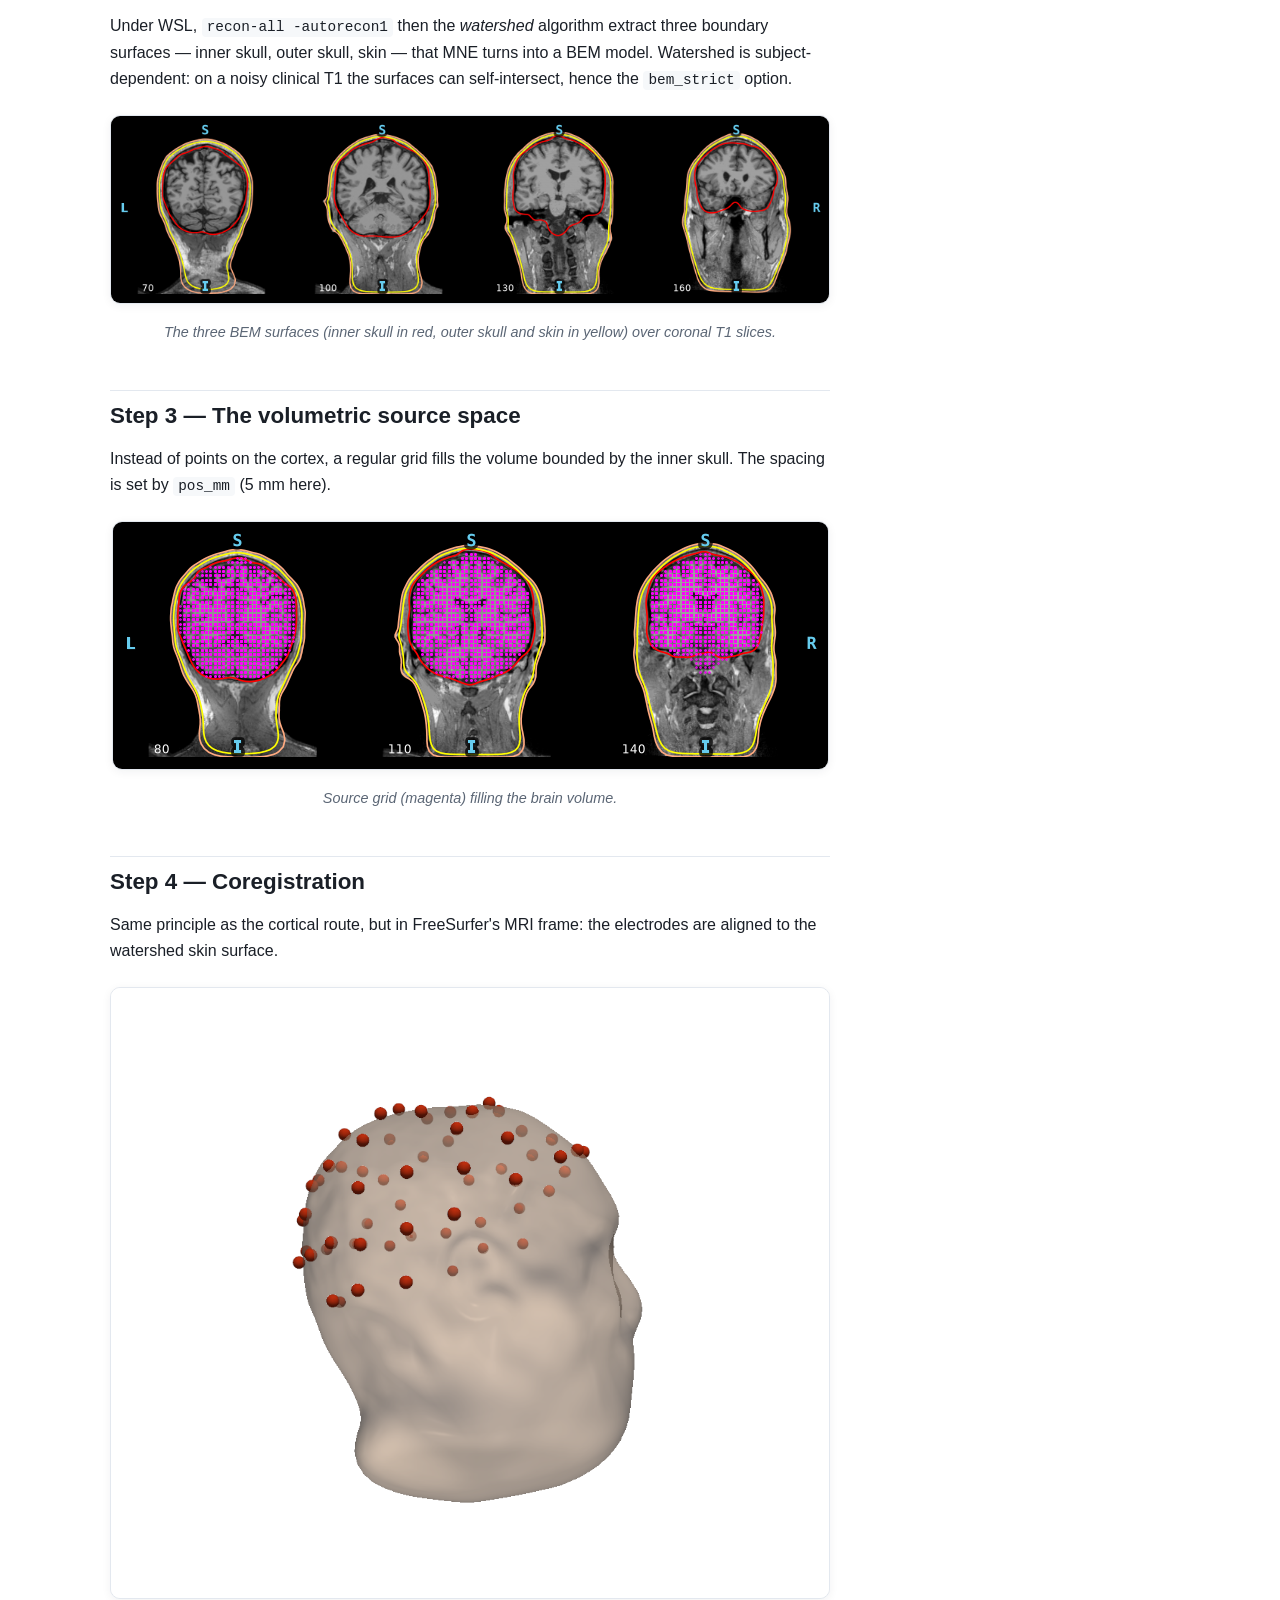
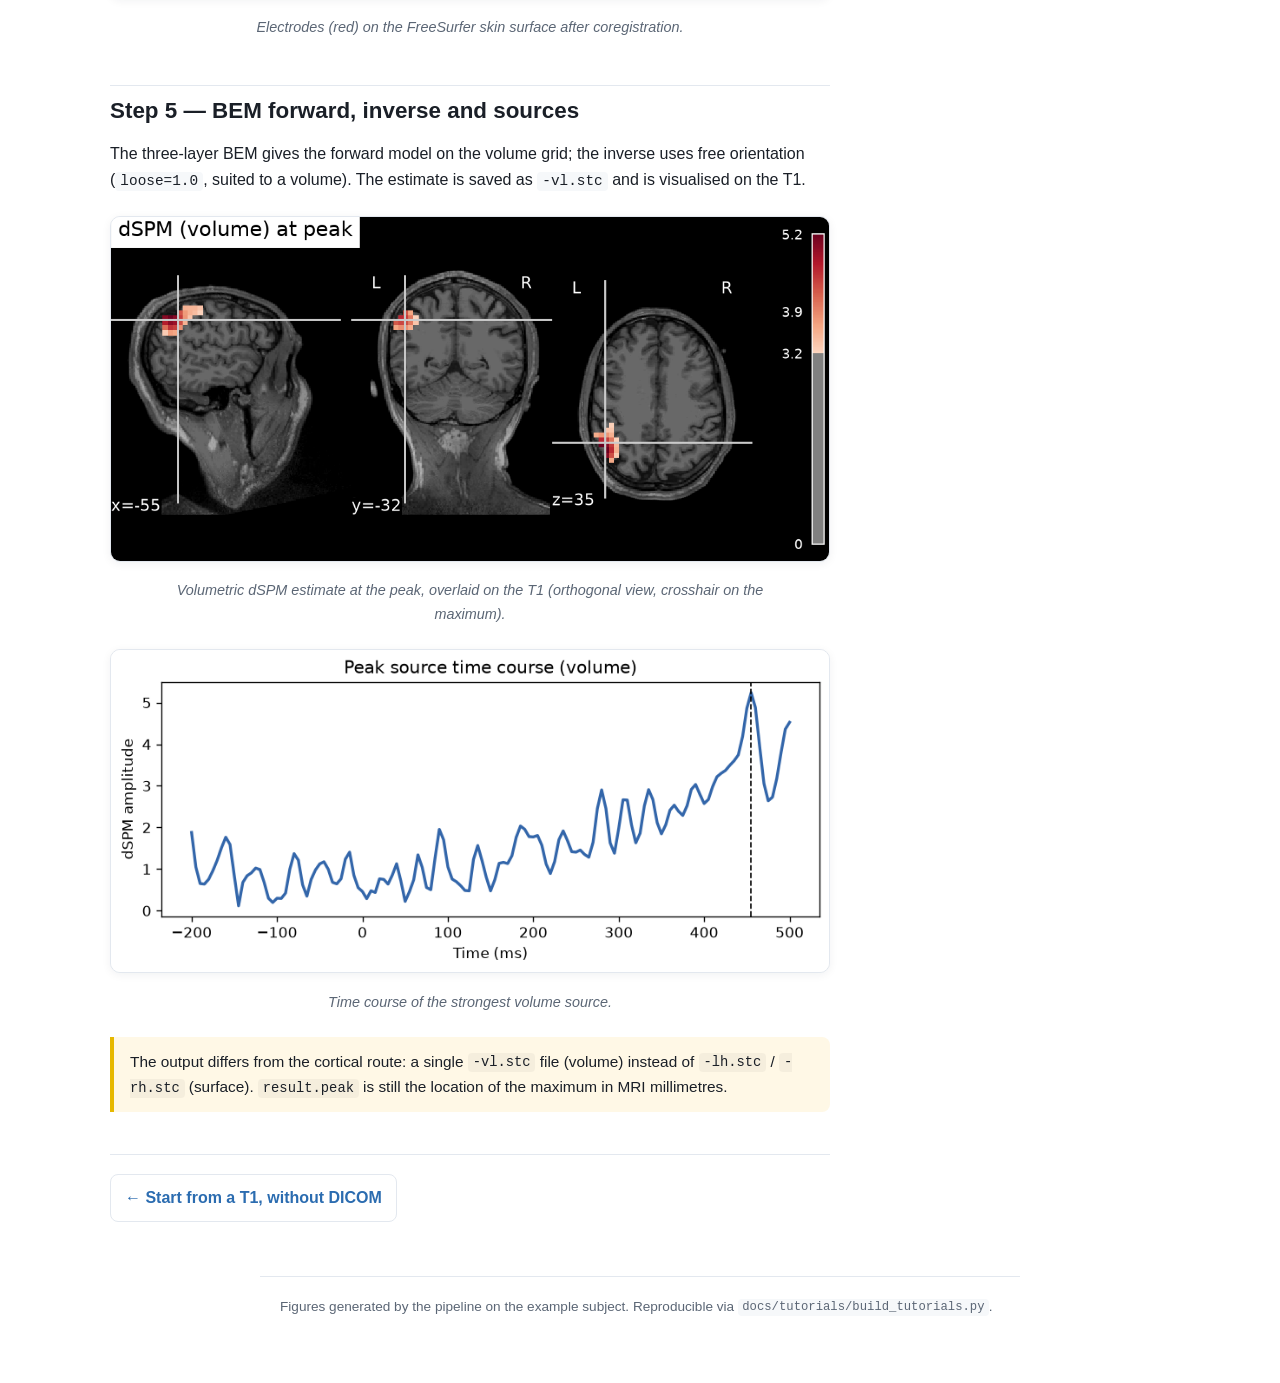
<file: docs/tutorials/05_volumetric.en.html>
<!doctype html>
<html lang="en">
<head>
<meta charset="utf-8">
<meta name="viewport" content="width=device-width, initial-scale=1">
<title>Volumetric route (BEM / FreeSurfer): the complete pipeline — mri2mne</title>
<link rel="stylesheet" href="tutorials.css">
</head>
<body>
<header class="topbar">
  <a class="brand" href="index.en.html">mri2mne</a>
  <div class="spacer"></div>
  <a class="home" href="index.en.html">Home</a>
  <a class="lang" href="05_volumetric.html">FR</a>
</header>
<main>
  <h1>Volumetric route (BEM / FreeSurfer): the complete pipeline</h1>
  
<article>
  <p class="lead">The alternative to the cortical route: FreeSurfer (via WSL) → three-layer BEM → <strong>volumetric</strong> source space → a source estimate throughout the brain volume. Same inputs, a different head model.</p>
  <aside class="note">Figures produced by the volumetric pipeline on the <code>sampleW</code> subject (same MRI as the cortical tutorial). This route requires <strong>WSL2 + FreeSurfer</strong>; the EEG half is identical to the cortical tutorial.</aside>
<h2 id="cortical-or-volumetric">Cortical or volumetric?</h2>
<p>The cortical route (SimNIBS FEM, Windows-native) constrains sources to the cortical surface. The volumetric route fills the whole brain volume with a regular grid — useful for deep or subcortical sources — at the cost of FreeSurfer under WSL and a three-layer BEM model.</p>
<h2 id="the-single-call">The single call</h2>
<p>A separate function, <code>reconstruct_sources_volumetric</code>, with the arguments specific to FreeSurfer and the BEM.</p>
<pre class="code"><code><span class="kw">from</span> <span class="nm">mri2mne</span>.<span class="nm">wrapper</span> <span class="kw">import</span> <span class="nm">reconstruct_sources_volumetric</span>

<span class="nm">result</span> = <span class="nm">reconstruct_sources_volumetric</span>(
    <span class="nm">subject</span>=<span class="st">&quot;sampleW&quot;</span>,
    <span class="nm">output_dir</span>=<span class="st">&quot;D:/derivatives&quot;</span>,
    <span class="nm">dicom_dir</span>=<span class="st">&quot;D:/dicom/sample&quot;</span>,          <span class="cm"># or t1_path=...</span>
    <span class="nm">eeg_file</span>=<span class="st">&quot;D:/eeg/sample.edf&quot;</span>,
    <span class="nm">digitization</span>=<span class="st">&quot;D:/dig/sample.elc&quot;</span>,
    <span class="nm">wsl_distro</span>=<span class="st">&quot;Ubuntu&quot;</span>,                  <span class="cm"># WSL distro with FreeSurfer</span>
    <span class="nm">freesurfer_home</span>=<span class="st">&quot;/usr/local/freesurfer&quot;</span>,
    <span class="nm">pos_mm</span>=<span class="nu">5.0</span>,                           <span class="cm"># grid spacing (mm)</span>
    <span class="nm">conductivity</span>=(<span class="nu">0.3</span>, <span class="nu">0.006</span>, <span class="nu">0.3</span>),       <span class="cm"># brain, skull, scalp</span>
    <span class="nm">events</span>=<span class="st">&quot;find&quot;</span>, <span class="nm">event_id</span>={<span class="st">&quot;aud_l&quot;</span>: <span class="nu">1</span>},
    <span class="nm">inverse_method</span>=<span class="st">&quot;dSPM&quot;</span>, <span class="nm">snr</span>=<span class="nu">3.0</span>,
    <span class="nm">loose</span>=<span class="nu">1.0</span>,                            <span class="cm"># free orientation (volume)</span>
)
<span class="nm">print</span>(<span class="nm">result</span>.<span class="nm">source_estimate_file</span>, <span class="nm">result</span>.<span class="nm">peak</span>)  <span class="cm"># ...-vl.stc</span></code></pre>
<h2 id="step-1-anatomy-dicom-t1">Step 1 — Anatomy (DICOM → T1)</h2>
<p>Identical to the cortical route: the DICOM is anonymised then converted to a T1 NIfTI.</p>
<figure><img src="assets/t1_ortho.png" alt="The subject&#x27;s T1, sagittal, coronal and axial slices." loading="lazy"><figcaption>The subject's T1, sagittal, coronal and axial slices.</figcaption></figure>
<h2 id="step-2-freesurfer-three-layer-bem-wsl">Step 2 — FreeSurfer + three-layer BEM (WSL)</h2>
<p>Under WSL, <code>recon-all -autorecon1</code> then the <em>watershed</em> algorithm extract three boundary surfaces — inner skull, outer skull, skin — that MNE turns into a BEM model. Watershed is subject-dependent: on a noisy clinical T1 the surfaces can self-intersect, hence the <code>bem_strict</code> option.</p>
<figure><img src="assets/vol_bem.png" alt="The three BEM surfaces (inner skull in red, outer skull and skin in yellow) over coronal T1 slices." loading="lazy"><figcaption>The three BEM surfaces (inner skull in red, outer skull and skin in yellow) over coronal T1 slices.</figcaption></figure>
<h2 id="step-3-the-volumetric-source-space">Step 3 — The volumetric source space</h2>
<p>Instead of points on the cortex, a regular grid fills the volume bounded by the inner skull. The spacing is set by <code>pos_mm</code> (5 mm here).</p>
<figure><img src="assets/vol_source_space.png" alt="Source grid (magenta) filling the brain volume." loading="lazy"><figcaption>Source grid (magenta) filling the brain volume.</figcaption></figure>
<h2 id="step-4-coregistration">Step 4 — Coregistration</h2>
<p>Same principle as the cortical route, but in FreeSurfer's MRI frame: the electrodes are aligned to the watershed skin surface.</p>
<figure><img src="assets/vol_coreg.png" alt="Electrodes (red) on the FreeSurfer skin surface after coregistration." loading="lazy"><figcaption>Electrodes (red) on the FreeSurfer skin surface after coregistration.</figcaption></figure>
<h2 id="step-5-bem-forward-inverse-and-sources">Step 5 — BEM forward, inverse and sources</h2>
<p>The three-layer BEM gives the forward model on the volume grid; the inverse uses free orientation (<code>loose=1.0</code>, suited to a volume). The estimate is saved as <code>-vl.stc</code> and is visualised on the T1.</p>
<figure><img src="assets/vol_sources.png" alt="Volumetric dSPM estimate at the peak, overlaid on the T1 (orthogonal view, crosshair on the maximum)." loading="lazy"><figcaption>Volumetric dSPM estimate at the peak, overlaid on the T1 (orthogonal view, crosshair on the maximum).</figcaption></figure>
<figure><img src="assets/vol_timecourse.png" alt="Time course of the strongest volume source." loading="lazy"><figcaption>Time course of the strongest volume source.</figcaption></figure>
<aside class="note">The output differs from the cortical route: a single <code>-vl.stc</code> file (volume) instead of <code>-lh.stc</code> / <code>-rh.stc</code> (surface). <code>result.peak</code> is still the location of the maximum in MRI millimetres.</aside>
  <nav class="pager"><a class="pn prev" href="04_t1_no_dicom.en.html">← Start from a T1, without DICOM</a></nav>
</article>
<aside class="toc">
  <div class="toc-title">On this page</div>
  <ul><li><a href="#cortical-or-volumetric">Cortical or volumetric?</a></li><li><a href="#the-single-call">The single call</a></li><li><a href="#step-1-anatomy-dicom-t1">Step 1 — Anatomy (DICOM → T1)</a></li><li><a href="#step-2-freesurfer-three-layer-bem-wsl">Step 2 — FreeSurfer + three-layer BEM (WSL)</a></li><li><a href="#step-3-the-volumetric-source-space">Step 3 — The volumetric source space</a></li><li><a href="#step-4-coregistration">Step 4 — Coregistration</a></li><li><a href="#step-5-bem-forward-inverse-and-sources">Step 5 — BEM forward, inverse and sources</a></li></ul>
</aside>
</main>
<footer>Figures generated by the pipeline on the example subject. Reproducible via <code>docs/tutorials/build_tutorials.py</code>.</footer>
</body>
</html>
</file>
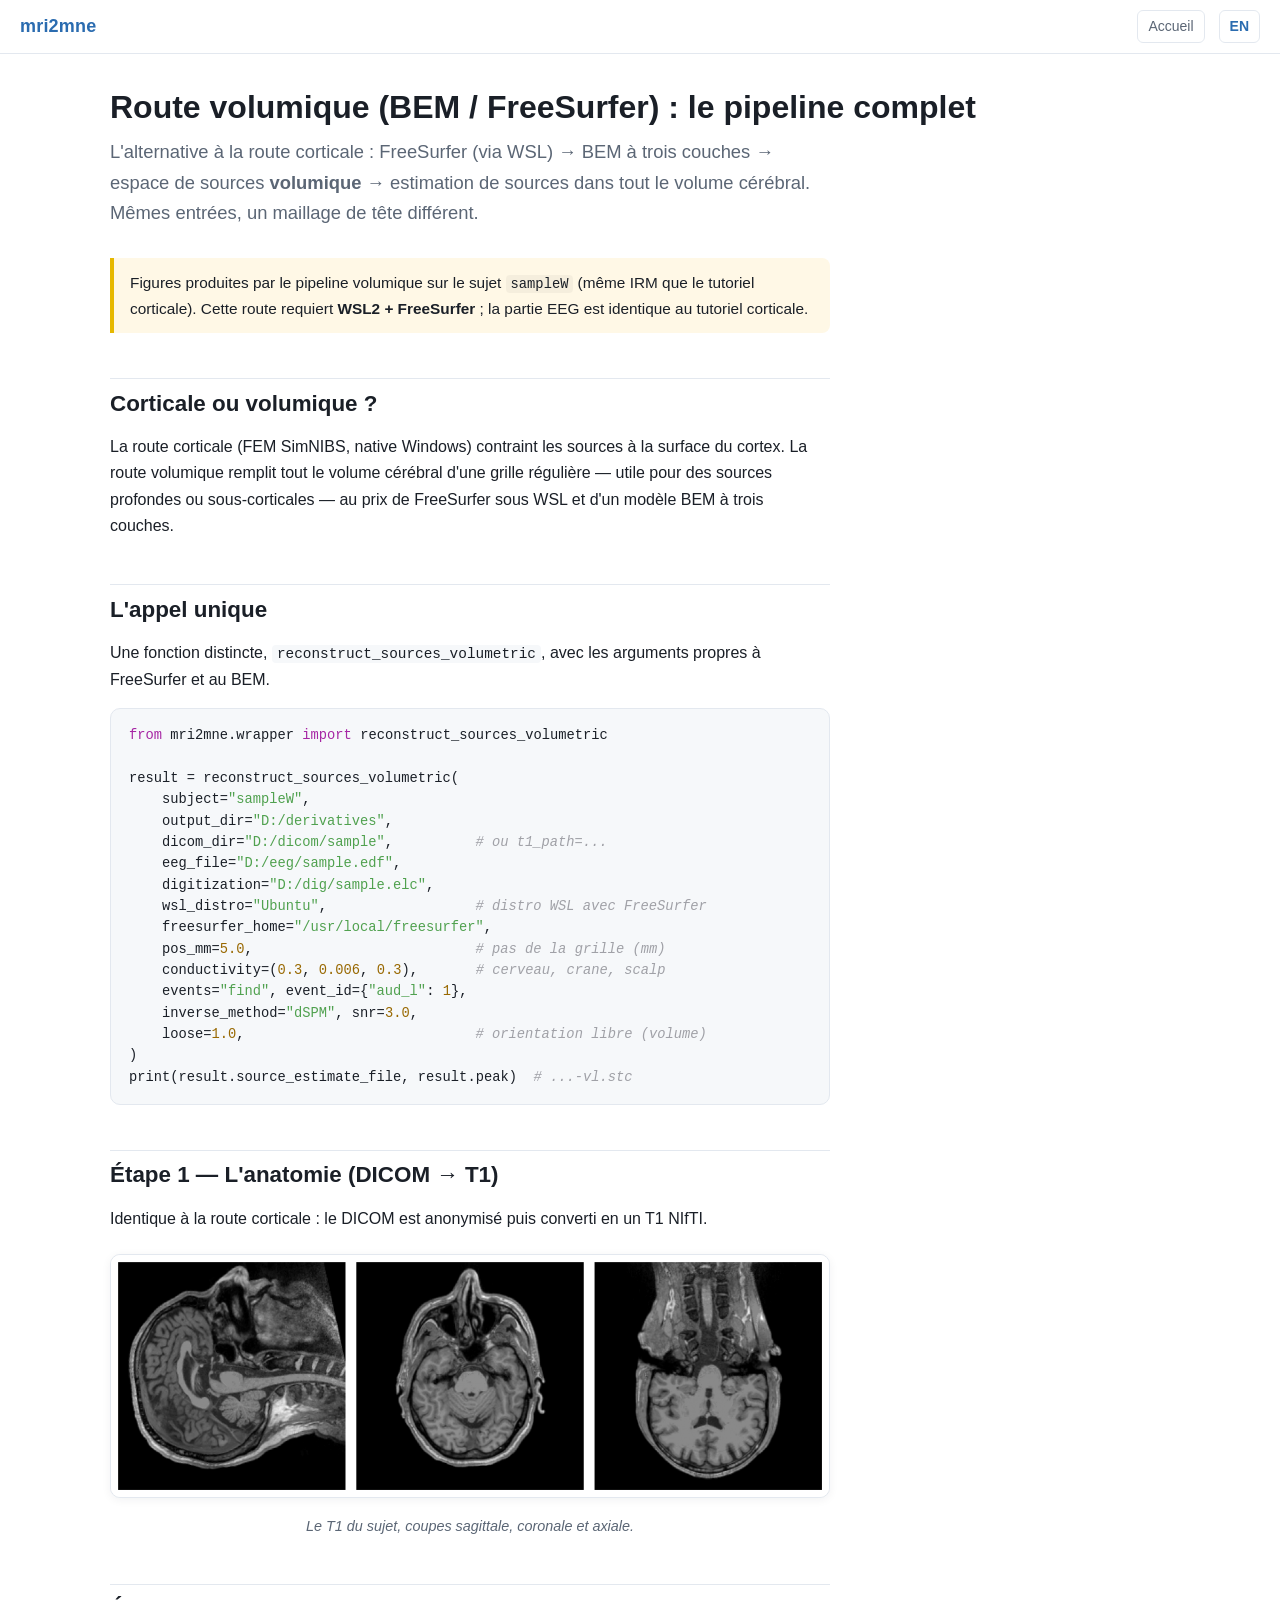
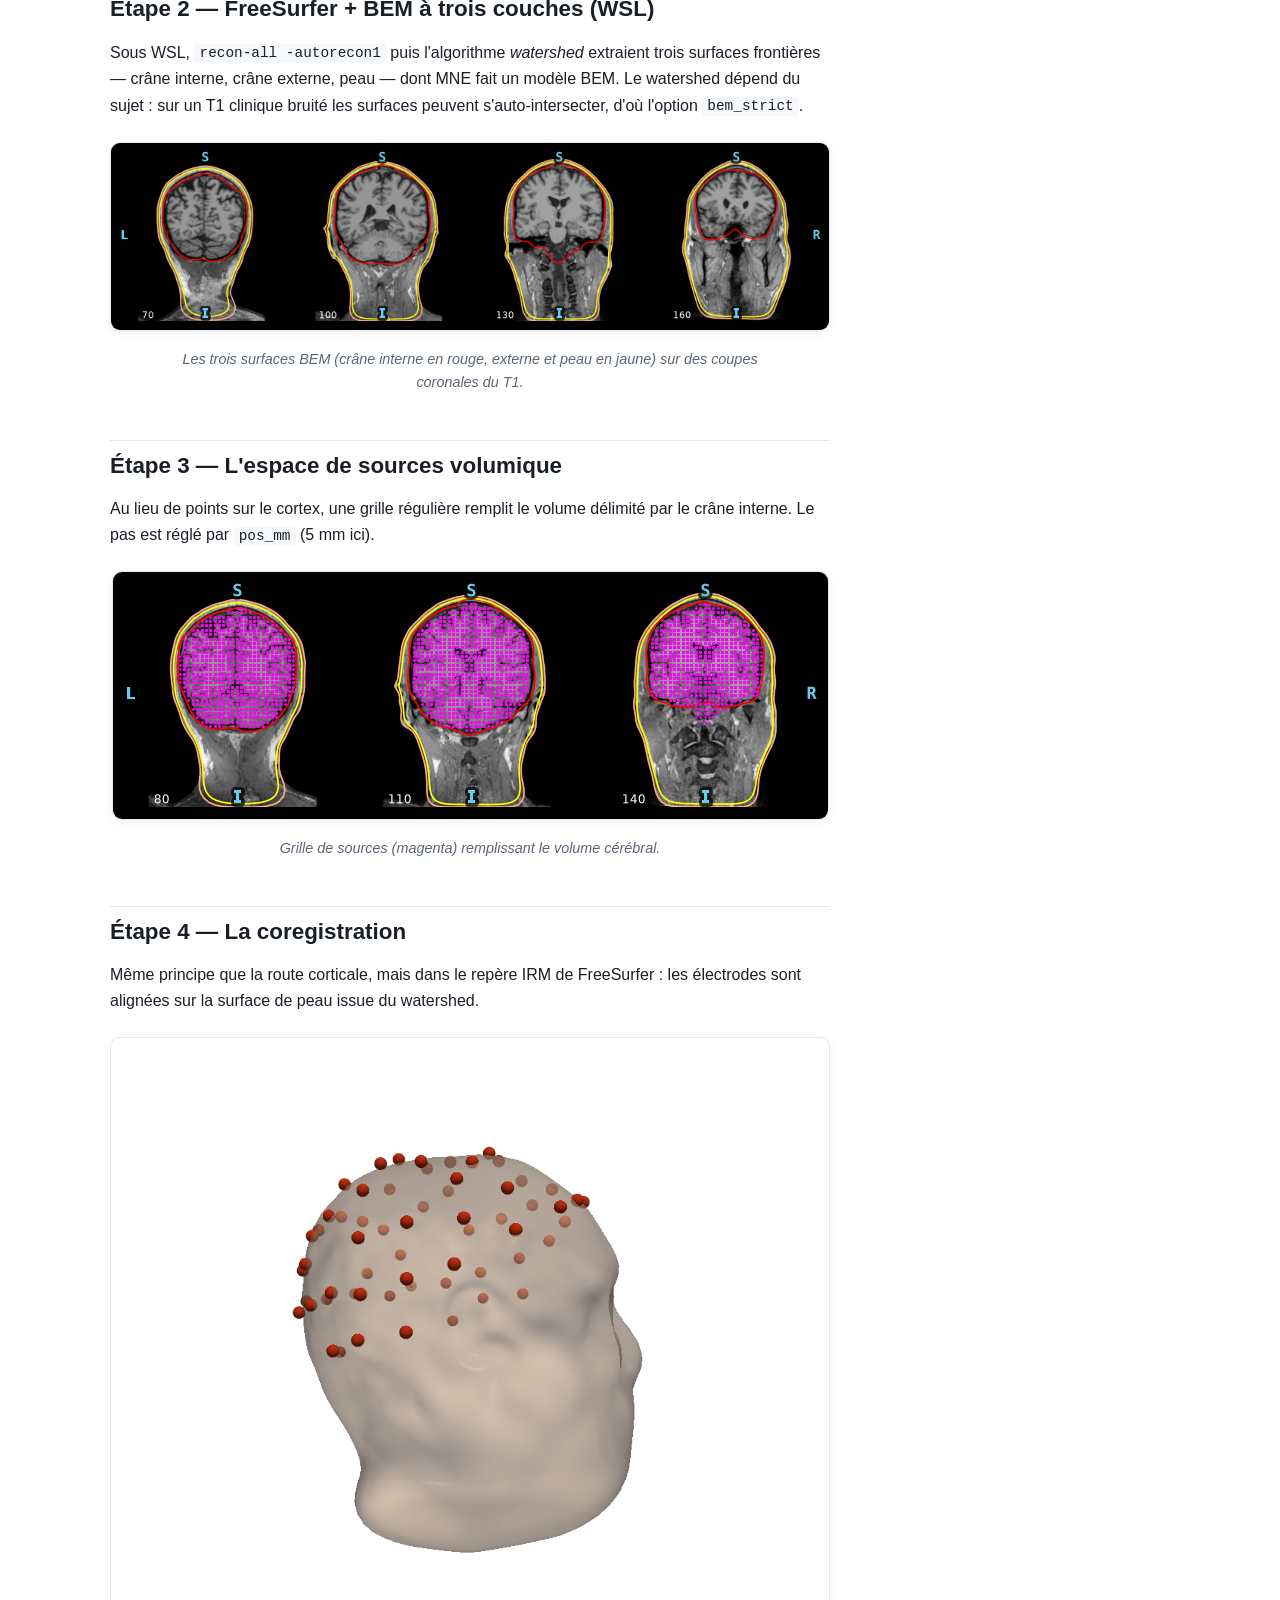
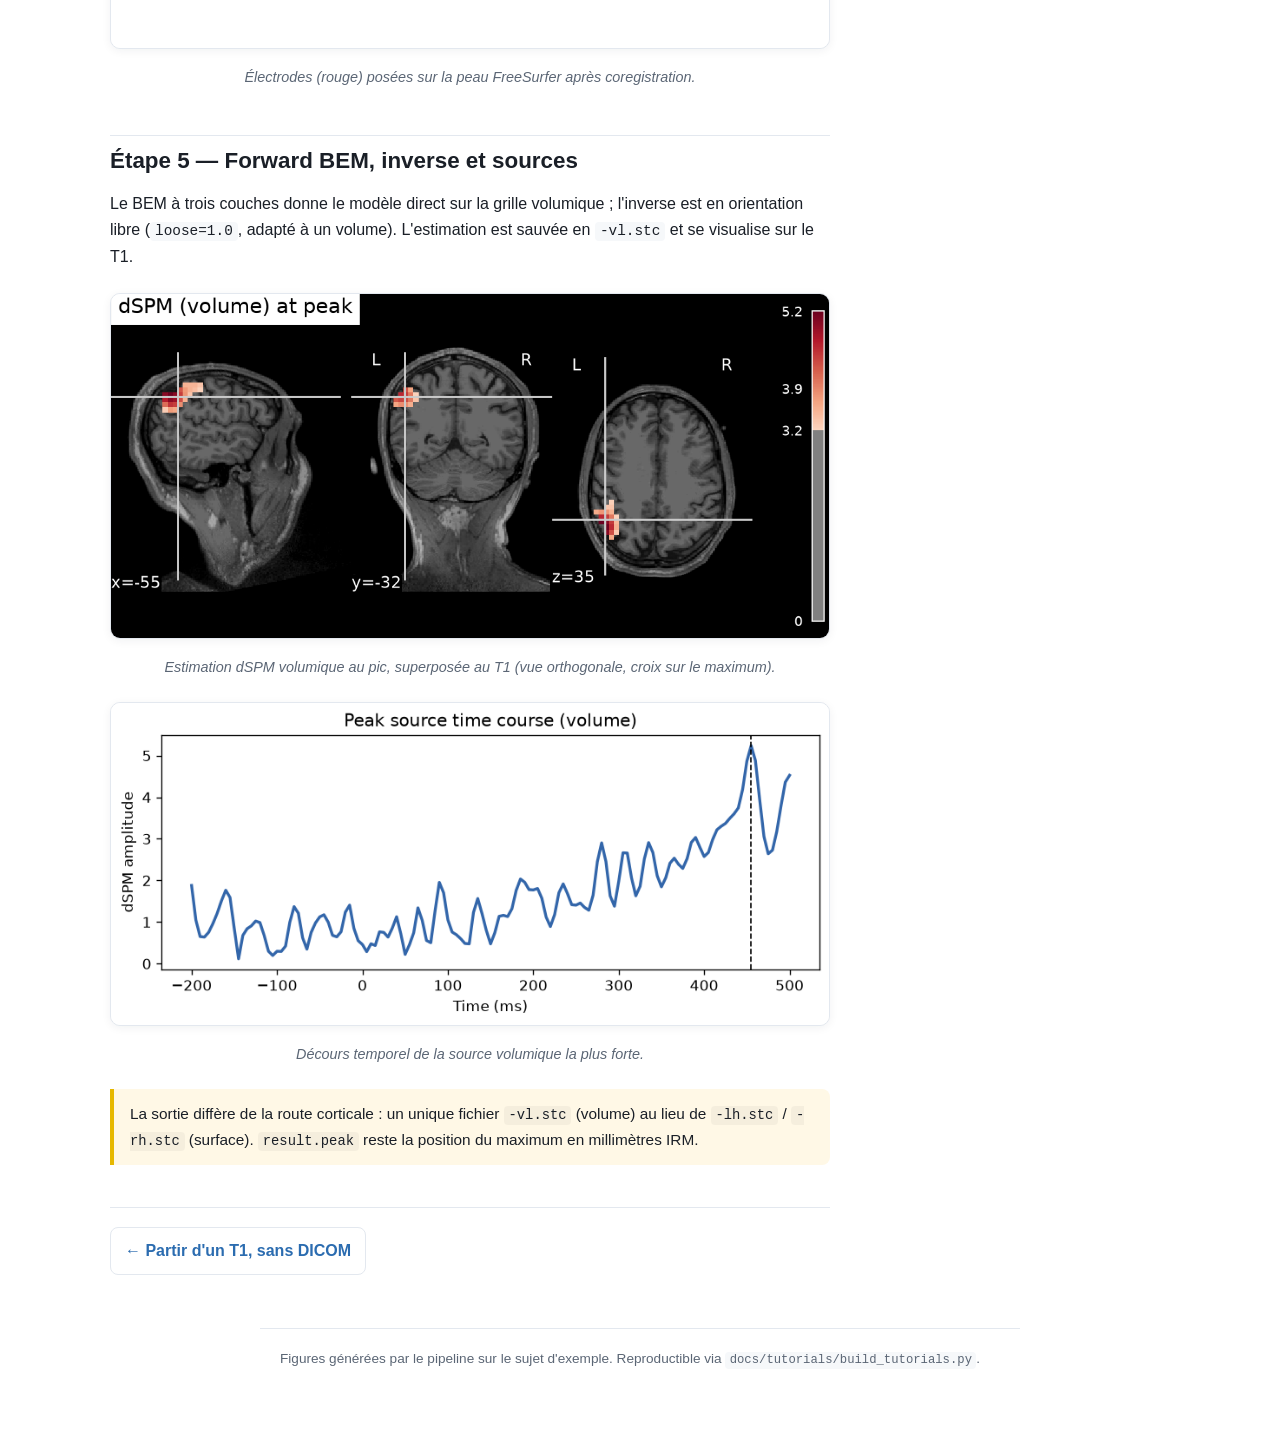
<file: docs/tutorials/05_volumetric.html>
<!doctype html>
<html lang="fr">
<head>
<meta charset="utf-8">
<meta name="viewport" content="width=device-width, initial-scale=1">
<title>Route volumique (BEM / FreeSurfer) : le pipeline complet — mri2mne</title>
<link rel="stylesheet" href="tutorials.css">
</head>
<body>
<header class="topbar">
  <a class="brand" href="index.html">mri2mne</a>
  <div class="spacer"></div>
  <a class="home" href="index.html">Accueil</a>
  <a class="lang" href="05_volumetric.en.html">EN</a>
</header>
<main>
  <h1>Route volumique (BEM / FreeSurfer) : le pipeline complet</h1>
  
<article>
  <p class="lead">L'alternative à la route corticale : FreeSurfer (via WSL) → BEM à trois couches → espace de sources <strong>volumique</strong> → estimation de sources dans tout le volume cérébral. Mêmes entrées, un maillage de tête différent.</p>
  <aside class="note">Figures produites par le pipeline volumique sur le sujet <code>sampleW</code> (même IRM que le tutoriel corticale). Cette route requiert <strong>WSL2 + FreeSurfer</strong> ; la partie EEG est identique au tutoriel corticale.</aside>
<h2 id="corticale-ou-volumique">Corticale ou volumique ?</h2>
<p>La route corticale (FEM SimNIBS, native Windows) contraint les sources à la surface du cortex. La route volumique remplit tout le volume cérébral d'une grille régulière — utile pour des sources profondes ou sous-corticales — au prix de FreeSurfer sous WSL et d'un modèle BEM à trois couches.</p>
<h2 id="lappel-unique">L'appel unique</h2>
<p>Une fonction distincte, <code>reconstruct_sources_volumetric</code>, avec les arguments propres à FreeSurfer et au BEM.</p>
<pre class="code"><code><span class="kw">from</span> <span class="nm">mri2mne</span>.<span class="nm">wrapper</span> <span class="kw">import</span> <span class="nm">reconstruct_sources_volumetric</span>

<span class="nm">result</span> = <span class="nm">reconstruct_sources_volumetric</span>(
    <span class="nm">subject</span>=<span class="st">&quot;sampleW&quot;</span>,
    <span class="nm">output_dir</span>=<span class="st">&quot;D:/derivatives&quot;</span>,
    <span class="nm">dicom_dir</span>=<span class="st">&quot;D:/dicom/sample&quot;</span>,          <span class="cm"># ou t1_path=...</span>
    <span class="nm">eeg_file</span>=<span class="st">&quot;D:/eeg/sample.edf&quot;</span>,
    <span class="nm">digitization</span>=<span class="st">&quot;D:/dig/sample.elc&quot;</span>,
    <span class="nm">wsl_distro</span>=<span class="st">&quot;Ubuntu&quot;</span>,                  <span class="cm"># distro WSL avec FreeSurfer</span>
    <span class="nm">freesurfer_home</span>=<span class="st">&quot;/usr/local/freesurfer&quot;</span>,
    <span class="nm">pos_mm</span>=<span class="nu">5.0</span>,                           <span class="cm"># pas de la grille (mm)</span>
    <span class="nm">conductivity</span>=(<span class="nu">0.3</span>, <span class="nu">0.006</span>, <span class="nu">0.3</span>),       <span class="cm"># cerveau, crane, scalp</span>
    <span class="nm">events</span>=<span class="st">&quot;find&quot;</span>, <span class="nm">event_id</span>={<span class="st">&quot;aud_l&quot;</span>: <span class="nu">1</span>},
    <span class="nm">inverse_method</span>=<span class="st">&quot;dSPM&quot;</span>, <span class="nm">snr</span>=<span class="nu">3.0</span>,
    <span class="nm">loose</span>=<span class="nu">1.0</span>,                            <span class="cm"># orientation libre (volume)</span>
)
<span class="nm">print</span>(<span class="nm">result</span>.<span class="nm">source_estimate_file</span>, <span class="nm">result</span>.<span class="nm">peak</span>)  <span class="cm"># ...-vl.stc</span></code></pre>
<h2 id="étape-1-lanatomie-dicom-t1">Étape 1 — L'anatomie (DICOM → T1)</h2>
<p>Identique à la route corticale : le DICOM est anonymisé puis converti en un T1 NIfTI.</p>
<figure><img src="assets/t1_ortho.png" alt="Le T1 du sujet, coupes sagittale, coronale et axiale." loading="lazy"><figcaption>Le T1 du sujet, coupes sagittale, coronale et axiale.</figcaption></figure>
<h2 id="étape-2-freesurfer-bem-à-trois-couches-wsl">Étape 2 — FreeSurfer + BEM à trois couches (WSL)</h2>
<p>Sous WSL, <code>recon-all -autorecon1</code> puis l'algorithme <em>watershed</em> extraient trois surfaces frontières — crâne interne, crâne externe, peau — dont MNE fait un modèle BEM. Le watershed dépend du sujet : sur un T1 clinique bruité les surfaces peuvent s'auto-intersecter, d'où l'option <code>bem_strict</code>.</p>
<figure><img src="assets/vol_bem.png" alt="Les trois surfaces BEM (crâne interne en rouge, externe et peau en jaune) sur des coupes coronales du T1." loading="lazy"><figcaption>Les trois surfaces BEM (crâne interne en rouge, externe et peau en jaune) sur des coupes coronales du T1.</figcaption></figure>
<h2 id="étape-3-lespace-de-sources-volumique">Étape 3 — L'espace de sources volumique</h2>
<p>Au lieu de points sur le cortex, une grille régulière remplit le volume délimité par le crâne interne. Le pas est réglé par <code>pos_mm</code> (5 mm ici).</p>
<figure><img src="assets/vol_source_space.png" alt="Grille de sources (magenta) remplissant le volume cérébral." loading="lazy"><figcaption>Grille de sources (magenta) remplissant le volume cérébral.</figcaption></figure>
<h2 id="étape-4-la-coregistration">Étape 4 — La coregistration</h2>
<p>Même principe que la route corticale, mais dans le repère IRM de FreeSurfer : les électrodes sont alignées sur la surface de peau issue du watershed.</p>
<figure><img src="assets/vol_coreg.png" alt="Électrodes (rouge) posées sur la peau FreeSurfer après coregistration." loading="lazy"><figcaption>Électrodes (rouge) posées sur la peau FreeSurfer après coregistration.</figcaption></figure>
<h2 id="étape-5-forward-bem-inverse-et-sources">Étape 5 — Forward BEM, inverse et sources</h2>
<p>Le BEM à trois couches donne le modèle direct sur la grille volumique ; l'inverse est en orientation libre (<code>loose=1.0</code>, adapté à un volume). L'estimation est sauvée en <code>-vl.stc</code> et se visualise sur le T1.</p>
<figure><img src="assets/vol_sources.png" alt="Estimation dSPM volumique au pic, superposée au T1 (vue orthogonale, croix sur le maximum)." loading="lazy"><figcaption>Estimation dSPM volumique au pic, superposée au T1 (vue orthogonale, croix sur le maximum).</figcaption></figure>
<figure><img src="assets/vol_timecourse.png" alt="Décours temporel de la source volumique la plus forte." loading="lazy"><figcaption>Décours temporel de la source volumique la plus forte.</figcaption></figure>
<aside class="note">La sortie diffère de la route corticale : un unique fichier <code>-vl.stc</code> (volume) au lieu de <code>-lh.stc</code> / <code>-rh.stc</code> (surface). <code>result.peak</code> reste la position du maximum en millimètres IRM.</aside>
  <nav class="pager"><a class="pn prev" href="04_t1_no_dicom.html">← Partir d'un T1, sans DICOM</a></nav>
</article>
<aside class="toc">
  <div class="toc-title">Sur cette page</div>
  <ul><li><a href="#corticale-ou-volumique">Corticale ou volumique ?</a></li><li><a href="#lappel-unique">L'appel unique</a></li><li><a href="#étape-1-lanatomie-dicom-t1">Étape 1 — L'anatomie (DICOM → T1)</a></li><li><a href="#étape-2-freesurfer-bem-à-trois-couches-wsl">Étape 2 — FreeSurfer + BEM à trois couches (WSL)</a></li><li><a href="#étape-3-lespace-de-sources-volumique">Étape 3 — L'espace de sources volumique</a></li><li><a href="#étape-4-la-coregistration">Étape 4 — La coregistration</a></li><li><a href="#étape-5-forward-bem-inverse-et-sources">Étape 5 — Forward BEM, inverse et sources</a></li></ul>
</aside>
</main>
<footer>Figures générées par le pipeline sur le sujet d'exemple. Reproductible via <code>docs/tutorials/build_tutorials.py</code>.</footer>
</body>
</html>
</file>
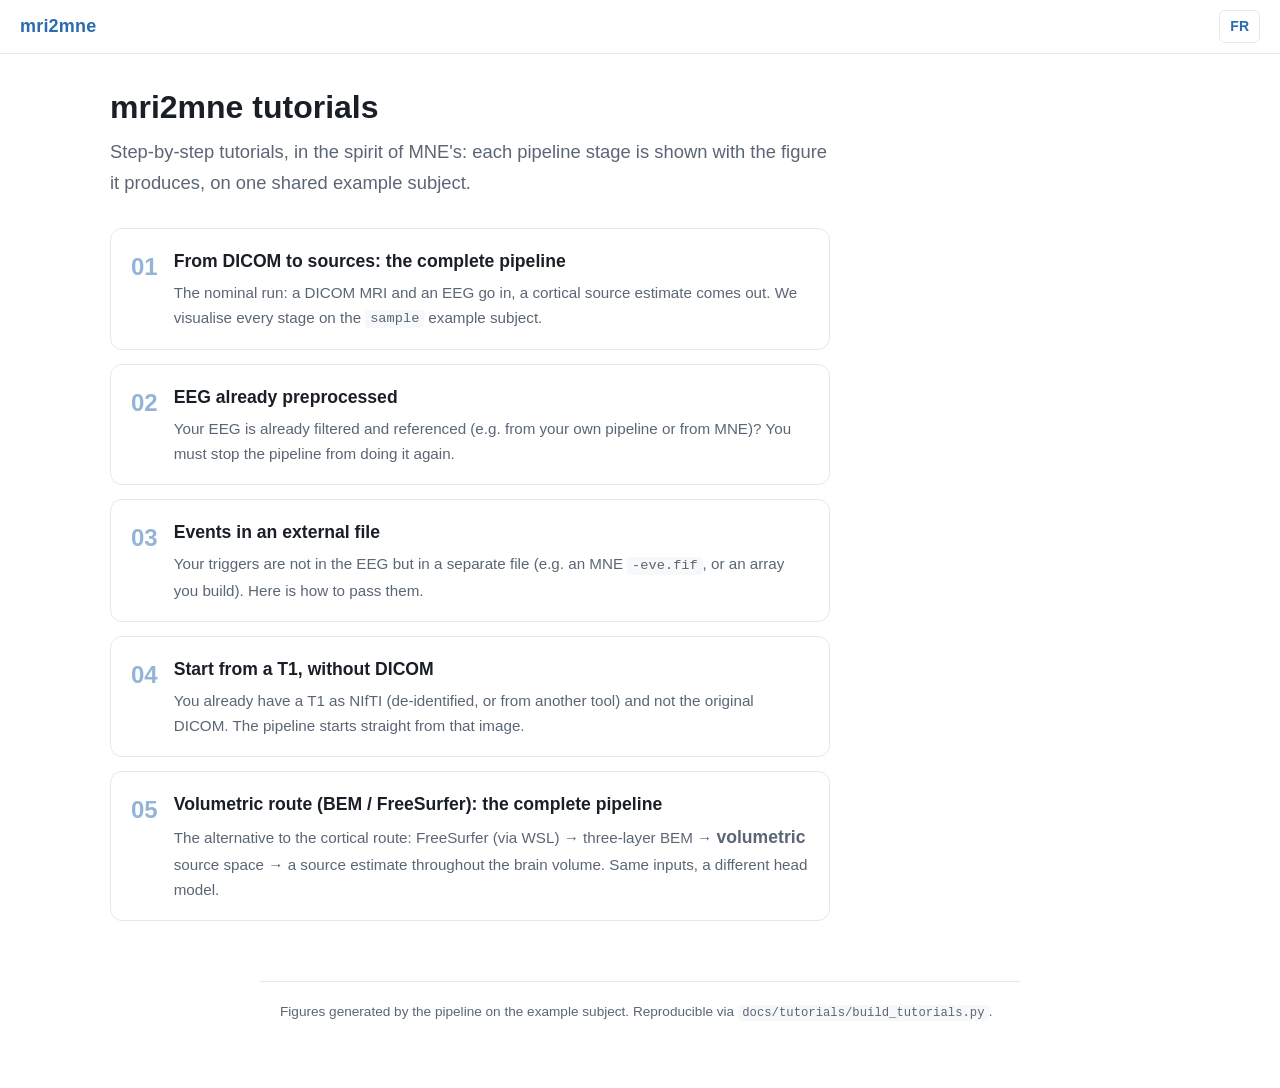
<file: docs/tutorials/index.en.html>
<!doctype html>
<html lang="en">
<head>
<meta charset="utf-8">
<meta name="viewport" content="width=device-width, initial-scale=1">
<title>mri2mne tutorials — mri2mne</title>
<link rel="stylesheet" href="tutorials.css">
</head>
<body>
<header class="topbar">
  <a class="brand" href="index.en.html">mri2mne</a>
  <div class="spacer"></div>
  
  <a class="lang" href="index.html">FR</a>
</header>
<main>
  <h1>mri2mne tutorials</h1>
  
<article>
  <p class="lead">Step-by-step tutorials, in the spirit of MNE's: each pipeline stage is shown with the figure it produces, on one shared example subject.</p>
  <div class="cards"><a class="card" href="01_end_to_end.en.html"><span class="num">01</span><span class="ct"><strong>From DICOM to sources: the complete pipeline</strong><span>The nominal run: a DICOM MRI and an EEG go in, a cortical source estimate comes out. We visualise every stage on the <code>sample</code> example subject.</span></span></a><a class="card" href="02_preprocessed_eeg.en.html"><span class="num">02</span><span class="ct"><strong>EEG already preprocessed</strong><span>Your EEG is already filtered and referenced (e.g. from your own pipeline or from MNE)? You must stop the pipeline from doing it again.</span></span></a><a class="card" href="03_external_events.en.html"><span class="num">03</span><span class="ct"><strong>Events in an external file</strong><span>Your triggers are not in the EEG but in a separate file (e.g. an MNE <code>-eve.fif</code>, or an array you build). Here is how to pass them.</span></span></a><a class="card" href="04_t1_no_dicom.en.html"><span class="num">04</span><span class="ct"><strong>Start from a T1, without DICOM</strong><span>You already have a T1 as NIfTI (de-identified, or from another tool) and not the original DICOM. The pipeline starts straight from that image.</span></span></a><a class="card" href="05_volumetric.en.html"><span class="num">05</span><span class="ct"><strong>Volumetric route (BEM / FreeSurfer): the complete pipeline</strong><span>The alternative to the cortical route: FreeSurfer (via WSL) → three-layer BEM → <strong>volumetric</strong> source space → a source estimate throughout the brain volume. Same inputs, a different head model.</span></span></a></div>
</article>
</main>
<footer>Figures generated by the pipeline on the example subject. Reproducible via <code>docs/tutorials/build_tutorials.py</code>.</footer>
</body>
</html>
</file>
<file: docs/tutorials/tutorials.css>
:root{
  --fg:#1a1f27; --muted:#5b6675; --bg:#ffffff; --soft:#f5f7fa;
  --line:#e3e8ef; --accent:#2b6cb0; --accent-soft:#e8f1fb;
  --code-bg:#f6f8fa; --kw:#a626a4; --st:#50a14f; --cm:#a0a1a7; --nu:#986801;
  --note-bg:#fff8e6; --note-line:#e6b800;
  --maxw:1180px;
}
*{box-sizing:border-box}
html{scroll-behavior:smooth}
body{margin:0;font-family:-apple-system,BlinkMacSystemFont,"Segoe UI",Roboto,
  Helvetica,Arial,sans-serif;color:var(--fg);background:var(--bg);
  line-height:1.65;font-size:16px}
.topbar{position:sticky;top:0;z-index:10;display:flex;align-items:center;
  gap:14px;padding:10px 20px;background:rgba(255,255,255,.9);
  backdrop-filter:blur(6px);border-bottom:1px solid var(--line)}
.topbar .brand{font-weight:700;color:var(--accent);text-decoration:none;
  font-size:18px;letter-spacing:.2px}
.topbar .spacer{flex:1}
.topbar a.home,.topbar a.lang{color:var(--muted);text-decoration:none;
  font-size:14px;padding:4px 10px;border:1px solid var(--line);border-radius:6px}
.topbar a.lang{font-weight:600;color:var(--accent)}
.topbar a:hover{background:var(--soft)}
main{max-width:var(--maxw);margin:0 auto;padding:28px 20px 10px;
  display:grid;grid-template-columns:1fr;gap:0}
h1{font-size:2rem;line-height:1.2;margin:.2em 0 .1em}
main{display:block}
main>h1{max-width:760px;margin-left:auto;margin-right:auto}
article{max-width:760px;margin:0 auto}
.lead{font-size:1.15rem;color:var(--muted);margin:.4em 0 1.6em}
h2{font-size:1.4rem;margin:2em 0 .5em;padding-top:.3em;border-top:1px solid var(--line)}
h3{font-size:1.12rem;margin:1.6em 0 .4em}
p{margin:.7em 0}
a{color:var(--accent)}
code{font-family:"SF Mono",SFMono-Regular,Menlo,Consolas,monospace;
  font-size:.9em;background:var(--code-bg);padding:.1em .35em;border-radius:4px}
pre.code{background:var(--code-bg);border:1px solid var(--line);border-radius:10px;
  padding:16px 18px;overflow-x:auto;margin:1.1em 0;font-size:.86rem;line-height:1.55}
pre.code code{background:none;padding:0;font-size:inherit}
pre .kw{color:var(--kw)} pre .st{color:var(--st)} pre .cm{color:var(--cm);font-style:italic}
pre .nu{color:var(--nu)} pre .nm{color:var(--fg)}
figure{margin:1.4em 0;text-align:center}
figure img{max-width:100%;height:auto;border:1px solid var(--line);border-radius:10px;
  box-shadow:0 2px 10px rgba(20,30,50,.06);background:#fff}
figcaption{color:var(--muted);font-size:.9rem;font-style:italic;margin-top:.6em;
  max-width:640px;margin-left:auto;margin-right:auto}
aside.note{background:var(--note-bg);border-left:4px solid var(--note-line);
  padding:12px 16px;border-radius:0 8px 8px 0;margin:1.3em 0;font-size:.96rem}
aside.note code{background:rgba(0,0,0,.04)}
.pager{display:flex;justify-content:space-between;gap:16px;margin:2.6em 0 1em;
  padding-top:1.2em;border-top:1px solid var(--line)}
.pager .pn{text-decoration:none;color:var(--accent);font-weight:600;
  padding:10px 14px;border:1px solid var(--line);border-radius:8px;max-width:48%}
.pager .pn:hover{background:var(--accent-soft)}
.pager .next{margin-left:auto;text-align:right}
.toc{display:none}
.cards{display:flex;flex-direction:column;gap:14px;margin:1.4em 0}
.card{display:flex;gap:16px;align-items:flex-start;text-decoration:none;color:inherit;
  border:1px solid var(--line);border-radius:12px;padding:18px 20px;transition:.15s}
.card:hover{border-color:var(--accent);background:var(--accent-soft);
  transform:translateY(-1px)}
.card .num{font-size:1.5rem;font-weight:800;color:var(--accent);opacity:.5;
  font-variant-numeric:tabular-nums}
.card .ct{display:flex;flex-direction:column;gap:4px}
.card .ct strong{font-size:1.1rem}
.card .ct span{color:var(--muted);font-size:.95rem}
footer{max-width:760px;margin:2em auto;padding:1.4em 20px 3em;color:var(--muted);
  font-size:.85rem;border-top:1px solid var(--line)}
@media(min-width:1080px){
  main{max-width:var(--maxw)}
  article{margin:0 0 0 40px;max-width:720px;display:inline-block;vertical-align:top}
  main>h1{max-width:var(--maxw);margin-left:0;padding-left:40px}
}
</file>
